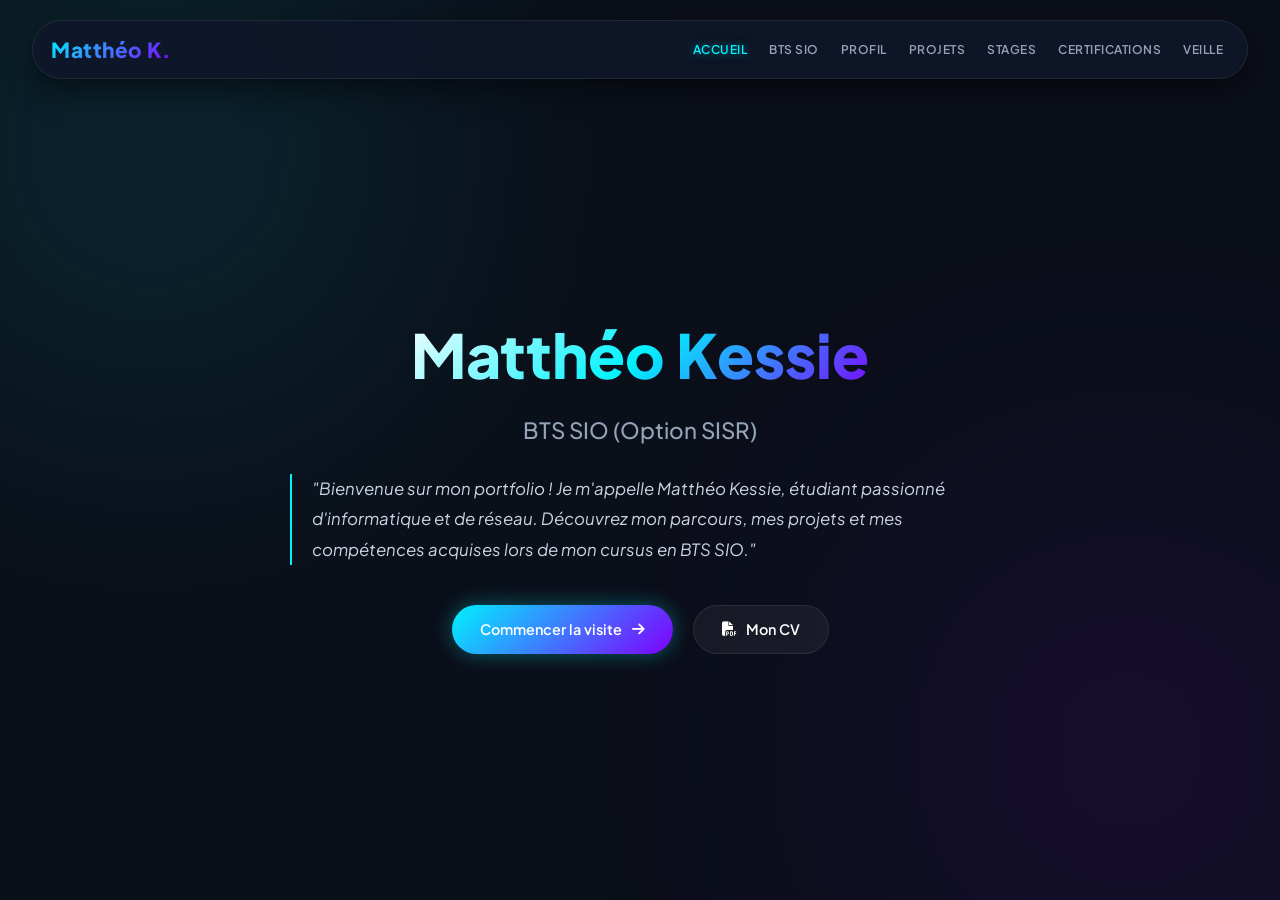
<file: index.html>
<!DOCTYPE html>
<html lang="fr">
<head>
    <meta charset="UTF-8">
    <meta name="viewport" content="width=device-width, initial-scale=1.0">
    <title>Matthéo KESSIE - Accueil</title>

    <!-- Font Awesome -->
    <link rel="stylesheet" href="https://cdnjs.cloudflare.com/ajax/libs/font-awesome/6.4.0/css/all.min.css">

    <!-- Google Fonts -->
    <link href="https://fonts.googleapis.com/css2?family=Plus+Jakarta+Sans:wght@300;400;500;600;700;800&display=swap" rel="stylesheet">

    <!-- CSS -->
    <link rel="stylesheet" href="style.css">
</head>
<body>

    <header>
        <nav>
            <div class="logo">Matthéo K.</div>
            <ul class="nav-links">
                <li><a href="index.html" class="active">Accueil</a></li>
                <li><a href="bts-sio.html">BTS SIO</a></li>
                <li><a href="profil.html">Profil</a></li>
                <li><a href="projets.html">Projets</a></li>
                <li><a href="stages.html">Stages</a></li>
                <li><a href="certifications.html">Certifications</a></li>
                <li><a href="veille.html">Veille</a></li>
            </ul>
        </nav>
    </header>

    <section id="accueil">
        <h1 class="hero-title">Matthéo Kessie</h1>
        <h2 class="hero-subtitle">BTS SIO (Option SISR)</h2>
        <p class="hero-quote">
            "Bienvenue sur mon portfolio ! Je m'appelle Matthéo Kessie, étudiant passionné d'informatique et de réseau. Découvrez mon parcours, mes projets et mes compétences acquises lors de mon cursus en BTS SIO."
        </p>
        <div class="hero-buttons">
            <a href="bts-sio.html" class="btn btn-primary">Commencer la visite <i class="fas fa-arrow-right"></i></a>
            <a href="#cv-modal" class="btn btn-outline"><i class="fas fa-file-pdf"></i> Mon CV</a>
        </div>
    </section>

   <!-- FENÊTRE CV (CSS uniquement) -->
<div id="cv-modal" class="cv-modal">
    <!-- Clic sur le fond sombre = fermer -->
    <a href="#accueil" class="cv-modal-backdrop" aria-label="Fermer"></a>

    <div class="cv-modal-box">
        <a href="#accueil" class="cv-modal-close" aria-label="Fermer">&times;</a>
        <h2><i class="fas fa-file-pdf"></i> Curriculum Vitae - Matthéo KESSIE</h2>

        <object data="CV-mattheo-paris.pdf" type="application/pdf" class="cv-modal-pdf">
            <div class="cv-modal-fallback">
                <p>Ton navigateur ne peut pas afficher le PDF ici.</p>
            </div>
        </object>

        <div class="cv-modal-actions">
            <a href="CV-mattheo-paris.pdf" target="_blank" rel="noopener" class="btn btn-primary">
                <i class="fas fa-up-right-from-square"></i> Ouvrir dans un nouvel onglet
            </a>
            <a href="CV-mattheo-paris.pdf" download class="btn btn-outline">
                <i class="fas fa-download"></i> Télécharger
            </a>
        </div>
    </div>
</div>

</body>
</html>
</file>
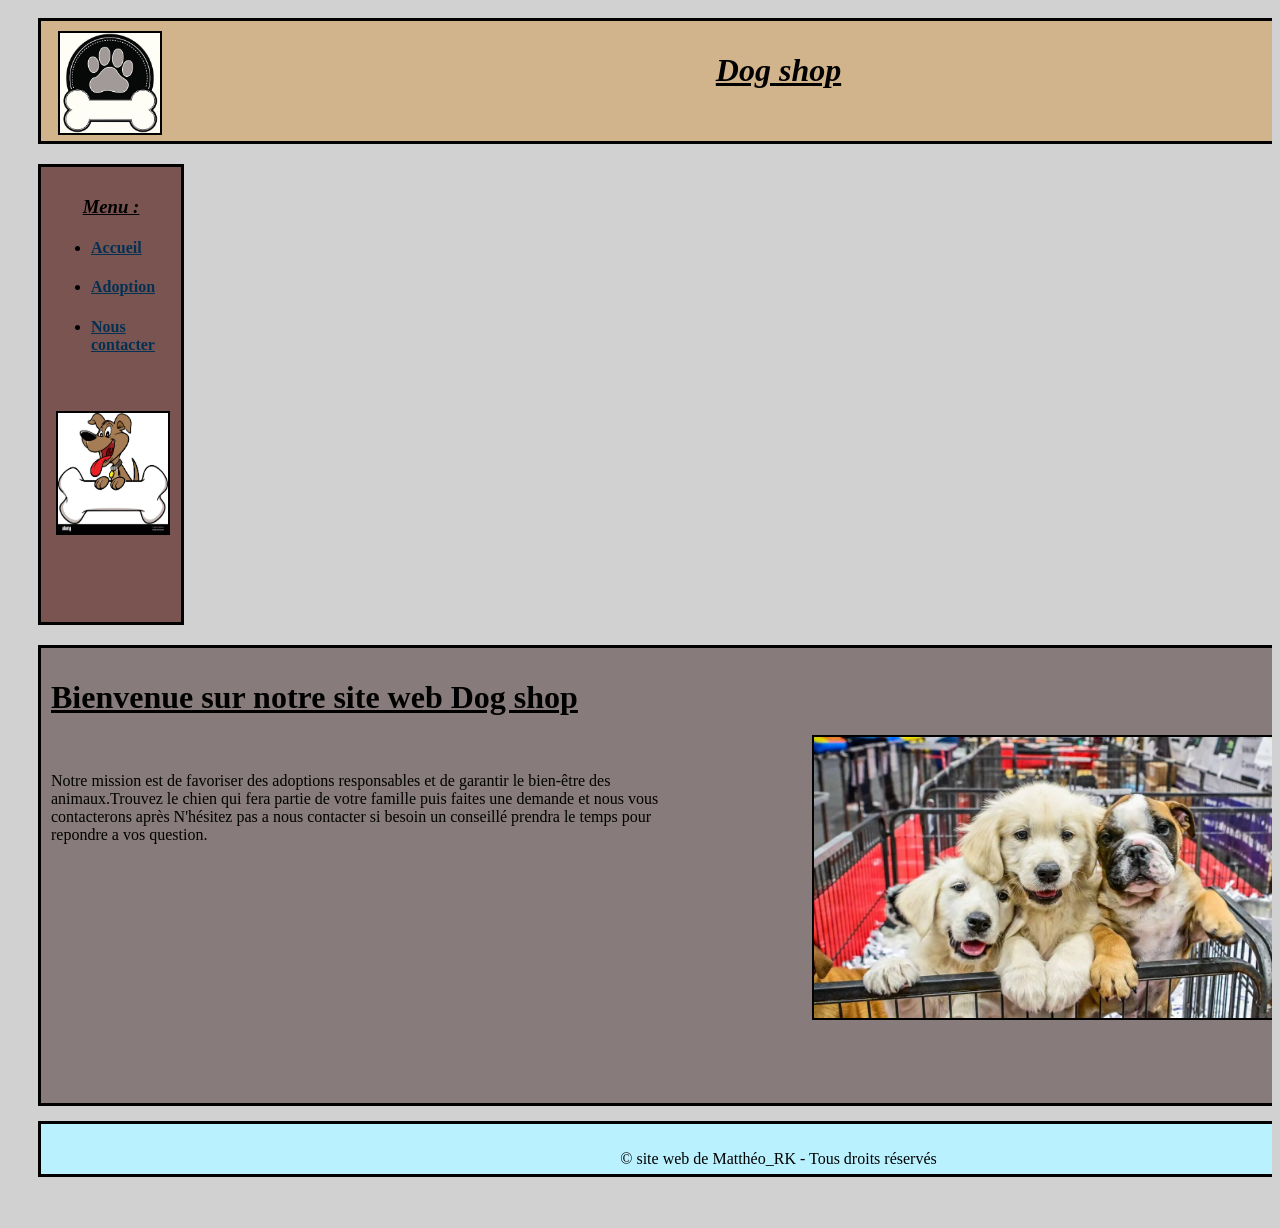
<file: pdf/Projet_mattheo-kessie/index.html>
<! DOCTYPE html>
<html>

	<title>Dog shop - Accueil </title>


	<head> <!-- lien html -->
      <link rel="StyleSheet"
       titre = "Default"     
       href="style.css"  
       type= "text/css">
        
	</head>


<body bgcolor=#D1D1D1> <!-- couleur fond -->

<div class="conteneur">

  <div class="header">
  <h1><i><b><u> Dog shop </h1></b></i></u>
   <img src="images/logo_top.jpg" alt="chien " height=100 width= "100" border = "2" class="logo">
   
   <img src="images/balle_top.jpg" alt="chien " height=120 width= "130" border = "2" class="balle">
   
  </div> 
 
  
		   <div class="menu">
			<h3><i><b><u>Menu :</b></i></u> </h3> 
			
			
					<ul>
		  <li> 	<h4><b> <a href="index.html">Accueil </a>		</b></h4>	</li> 
		  <li>	<h4><b> <a href="page1.html">Adoption</a>		</b></h4> 	</li> 
		  <li> 	<h4><b> <a href="contact.html">Nous contacter</a>	</b></h4>	</li> 
		  
					</ul>
			

		   <br> <br>
		   
		   
		   <img src="images/chien_header.jpg" alt="chien " height=120 width= "110" border = "2" class="chien_os">
		  
		  </div> 
  
  
  
  <div class="centre">
   
   <h1><u>Bienvenue sur notre site web Dog shop</u></h1>
   <br>
		<p> 
 Notre mission est de favoriser des adoptions responsables et de garantir le bien-être des <br>
 animaux.Trouvez le chien qui fera partie de votre famille puis faites une demande et nous vous <br>
 contacterons après N'hésitez pas a nous contacter si besoin un conseillé prendra le temps pour <br>
 repondre a vos question. 
 
		</p>
 
 
		<div style="text-align: right;">  <!-- juste pour la photo pour la mettre a droite -->
 
		<img src="images/chien_1.webp" alt="chien="120 width= "500" border = "2" class="chien_pA">
		
		</div> 
		
  </div> 
    
	
	
  <div class="fotter">
  
  <p> © site web de Matthéo_RK - Tous droits réservés</p>
       <img src="images/gamel_fotter.jpg" alt="chien " height=48 width= "60" border = "2" class="gamel">
  </div> 
  
 
</div>
</body>

</html>
</file>
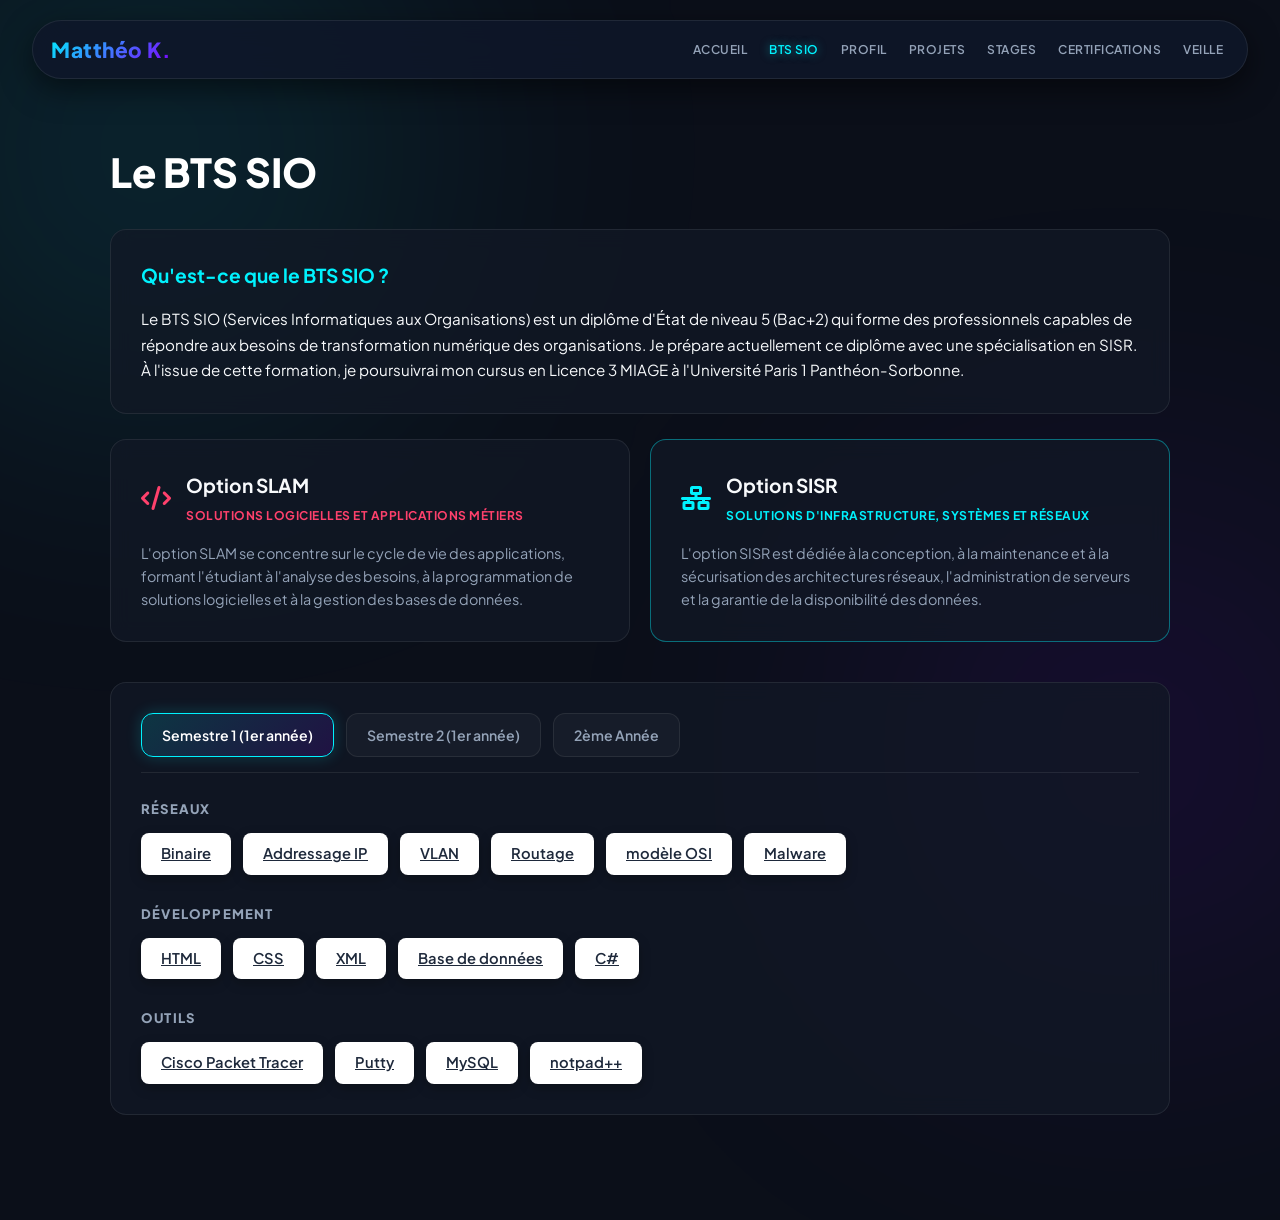
<file: bts-sio.html>
<!DOCTYPE html>
<html lang="fr">
<head>
    <meta charset="UTF-8">
    <meta name="viewport" content="width=device-width, initial-scale=1.0">
    <title>BTS SIO & Parcours - Matthéo KESSIE</title>
    <link rel="stylesheet" href="https://cdnjs.cloudflare.com/ajax/libs/font-awesome/6.4.0/css/all.min.css">
    <link href="https://fonts.googleapis.com/css2?family=Plus+Jakarta+Sans:wght@300;400;500;600;700;800&display=swap" rel="stylesheet">
    <link rel="stylesheet" href="style.css">
</head>
<body>

    <header>
        <nav>
            <a href="index.html" class="logo">Matthéo K.</a>
            <ul class="nav-links">
                <li><a href="index.html">Accueil</a></li>
                <li><a href="bts-sio.html" class="active">BTS SIO</a></li>
                <li><a href="profil.html">Profil</a></li>
                <li><a href="projets.html">Projets</a></li>
                <li><a href="stages.html">Stages</a></li>
                <li><a href="certifications.html">Certifications</a></li>
                <li><a href="veille.html">Veille</a></li>
            </ul>
        </nav>
    </header>

    <section id="bts-sio">
        <h2 class="section-title">Le BTS SIO</h2>

        <div class="card" style="margin-bottom: 25px;">
            <h3 class="card-title" style="color: var(--primary-accent); font-size: 1.2rem; margin-bottom: 15px;">
                Qu'est-ce que le BTS SIO ?
            </h3>
            <p style="font-size: 0.95rem; line-height: 1.7;">
                Le BTS SIO (Services Informatiques aux Organisations) est un diplôme d'État de niveau 5 (Bac+2) qui forme des professionnels capables de répondre aux besoins de transformation numérique des organisations. Je prépare actuellement ce diplôme avec une spécialisation en SISR. À l'issue de cette formation, je poursuivrai mon cursus en Licence 3 MIAGE à l'Université Paris 1 Panthéon-Sorbonne.
            </p>
        </div>

        <div class="grid-2" style="margin-bottom: 40px;">
            <div class="card" style="margin-bottom: 0;">
                <div class="card-header">
                    <i class="fas fa-code card-icon" style="color: #ff416c;"></i>
                    <div>
                        <h3 class="card-title" style="font-size: 1.2rem;">Option SLAM</h3>
                        <span style="font-size: 0.75rem; color: #ff416c; font-weight: 700; letter-spacing: 0.5px;">SOLUTIONS LOGICIELLES ET APPLICATIONS MÉTIERS</span>
                    </div>
                </div>
                <p style="font-size: 0.9rem; color: var(--text-muted); margin-top: 10px;">
                    L'option SLAM se concentre sur le cycle de vie des applications, formant l'étudiant à l'analyse des besoins, à la programmation de solutions logicielles et à la gestion des bases de données.
                </p>
            </div>

            <div class="card" style="margin-bottom: 0; border-color: rgba(0, 242, 254, 0.4);">
                <div class="card-header">
                    <i class="fas fa-network-wired card-icon"></i>
                    <div>
                        <h3 class="card-title" style="font-size: 1.2rem;">Option SISR</h3>
                        <span style="font-size: 0.75rem; color: var(--primary-accent); font-weight: 700; letter-spacing: 0.5px;">SOLUTIONS D'INFRASTRUCTURE, SYSTÈMES ET RÉSEAUX</span>
                    </div>
                </div>
                <p style="font-size: 0.9rem; color: var(--text-muted); margin-top: 10px;">
                    L'option SISR est dédiée à la conception, à la maintenance et à la sécurisation des architectures réseaux, l'administration de serveurs et la garantie de la disponibilité des données.
                </p>
            </div>
        </div>

        <div class="card tabs">
    <input type="radio" name="tabs" id="radio-s1" class="tab-radio" checked>
    <input type="radio" name="tabs" id="radio-s2" class="tab-radio">
    <input type="radio" name="tabs" id="radio-a2" class="tab-radio">

    <div class="tab-menu">
        <label for="radio-s1" class="tab-btn">Semestre 1  (1er année)</label>
        <label for="radio-s2" class="tab-btn">Semestre 2  (1er année)</label>
        <label for="radio-a2" class="tab-btn">2ème Année</label>
    </div>

    <!-- ========== SEMESTRE 1 ========== -->
    <div id="tab-s1" class="tab-content">
        <div class="skills-group">
            <div class="skills-group-title">Réseaux </div>
            <div class="skills-badge-list">
				<a class="skill-badge" href="pdf/Binaire.pdf" target="_blank" rel="noopener">Binaire</a>
				<a class="skill-badge" href="pdf/AdresseIPv4.pdf" target="_blank" rel="noopener">Addressage IP</a>
                <a class="skill-badge" href="pdf/VLAN.pdf" target="_blank" rel="noopener">VLAN</a>      
                <a class="skill-badge" href="pdf/Routage.pdf" target="_blank" rel="noopener">Routage</a>
                <a class="skill-badge" href="pdf/modeleOSI.pdf" target="_blank" rel="noopener">modèle OSI</a>
                <a class="skill-badge" href="pdf/Malwares.pdf" target="_blank" rel="noopener">Malware</a>
            </div>
        </div>

        <div class="skills-group">
            <div class="skills-group-title">Développement </div>
            <div class="skills-badge-list">               
                <a class="skill-badge" href="pdf/HTML.pdf" target="_blank" rel="noopener">HTML</a>
				<a class="skill-badge" href="pdf/CSS.pdf" target="_blank" rel="noopener">CSS</a>
                <a class="skill-badge" href="pdf/XML.pdf" target="_blank" rel="noopener">XML</a>
                <a class="skill-badge" href="pdf/BDD.pdf" target="_blank" rel="noopener">Base de données</a>
				<a class="skill-badge" href="pdf/Csharp.pdf" target="_blank" rel="noopener">C#</a>
            </div>
        </div>

        <div class="skills-group">
            <div class="skills-group-title">Outils</div>
            <div class="skills-badge-list">              
                <a class="skill-badge" href="pdf/Cisco_Packet_Tracer.pdf" target="_blank" rel="noopener">Cisco Packet Tracer</a>   
				<a class="skill-badge" href="pdf/PuTTY.pdf" target="_blank" rel="noopener">Putty</a>				
                <a class="skill-badge" href="pdf/MySQL.pdf" target="_blank" rel="noopener">MySQL</a>
                <a class="skill-badge" href="pdf/Notepad++.pdf" target="_blank" rel="noopener"> notpad++</a>
				
            </div>
        </div>
    </div>

    <!-- ========== SEMESTRE 2 ========== -->
    <div id="tab-s2" class="tab-content">
        <div class="skills-group">
            <div class="skills-group-title">Réseaux & Infrastructure (S2)</div>
            <div class="skills-badge-list">
				<a class="skill-badge" href="pdf/TCP_IP.pdf" target="_blank" rel="noopener">TCP/IP</a>           
                <a class="skill-badge" href="pdf/Routage.pdf" target="_blank" rel="noopener">Routage</a>
                <a class="skill-badge" href="pdf/Chiffrement.pdf" target="_blank" rel="noopener">Chiffrement</a>
                <a class="skill-badge" href="pdf/Hachage.pdf" target="_blank" rel="noopener">Hachage</a>
                <a class="skill-badge" href="pdf/NAT.pdf" target="_blank" rel="noopener">NAT</a>
                <a class="skill-badge" href="pdf/Malwares.pdf" target="_blank" rel="noopener">Malware</a>
                
                
                
               
            </div>
        </div>
		
		
        <div class="skills-group">
            <div class="skills-group-title">Systèmes & Services (S2)</div>
            <div class="skills-badge-list">
				<a class="skill-badge" href="pdf/Windows_Server.pdf" target="_blank" rel="noopener">Windows Server</a>
                <a class="skill-badge" href="pdf/Linux_Ubuntu.pdf" target="_blank" rel="noopener">Linux Ubuntu</a>
                <a class="skill-badge" href="pdf/Apache.pdf" target="_blank" rel="noopener">Apache</a>
                <a class="skill-badge" href="pdf/Samba.pdf" target="_blank" rel="noopener">Samba</a>
                <a class="skill-badge" href="pdf/Active_Directory.pdf" target="_blank" rel="noopener">Active Directory</a>
                <a class="skill-badge" href="pdf/Virtualisation.pdf" target="_blank" rel="noopener">Virtualisation</a>
                <a class="skill-badge" href="pdf/DHCP.pdf" target="_blank" rel="noopener">DHCP</a>
                <a class="skill-badge" href="pdf/DNS.pdf" target="_blank" rel="noopener">DNS </a>
                <a class="skill-badge" href="pdf/SSH.pdf" target="_blank" rel="noopener">SSH</a>
            </div>
        </div>

        <div class="skills-group">
            <div class="skills-group-title">Outils</div>
            <div class="skills-badge-list">
                <a class="skill-badge" href="pdf/PuTTY.pdf" target="_blank" rel="noopener">Putty</a>
                <a class="skill-badge" href="pdf/Cisco_Packet_Tracer.pdf" target="_blank" rel="noopener">Cisco Packet Tracer</a>
                
               
                
            </div>
        </div>
    </div>
	
	
	
	<!-- ========== SEMESTRE 3 ========== -->
	
   <div id="tab-a2" class="tab-content">
        <div class="skills-group">
            <div class="skills-group-title">Réseaux & Infrastructure (S2)</div>
            <div class="skills-badge-list">
                
                <a class="skill-badge" href="pdf/Routage.pdf" target="_blank" rel="noopener">Routage</a>
                <a class="skill-badge" href="pdf/VPN.pdf" target="_blank" rel="noopener">VPN </a>
                <a class="skill-badge" href="pdf/Firewall.pdf" target="_blank" rel="noopener">Firewall</a>             
				<a class="skill-badge" href="pdf/Redondance.pdf" target="_blank" rel="noopener">Redondance </a>
            </div>
        </div>
		
		
        <div class="skills-group">
            <div class="skills-group-title">Systèmes & Services (S2)</div>
            <div class="skills-badge-list">
                <a class="skill-badge" href="pdf/Linux_Ubuntu.pdf" target="_blank" rel="noopener">Linux Ubuntu</a>
				<a class="skill-badge" href="pdf/Windows_Server.pdf" target="_blank" rel="noopener">Windows Server</a>
                <a class="skill-badge" href="pdf/Active_Directory.pdf" target="_blank" rel="noopener">Active Directory</a>
                <a class="skill-badge" href="pdf/Virtualisation.pdf" target="_blank" rel="noopener">Virtualisation</a>
                <a class="skill-badge" href="pdf/SSH.pdf" target="_blank" rel="noopener">SSH</a>
            </div>
        </div>

        <div class="skills-group">
            <div class="skills-group-title">Outils</div>
            <div class="skills-badge-list">
                <a class="skill-badge" href="pdf/Wireshark.pdf" target="_blank" rel="noopener">Wireshark</a>
                <a class="skill-badge" href="pdf/Cisco_Packet_Tracer.pdf" target="_blank" rel="noopener">Cisco Packet Tracer</a>
                <a class="skill-badge" href="pdf/PuTTY.pdf" target="_blank" rel="noopener">Putty</a>
                <a class="skill-badge" href="pdf/Pfsense.pdf" target="_blank" rel="noopener">PFSense </a>
                
            </div>
        </div>
    </div>
</file>
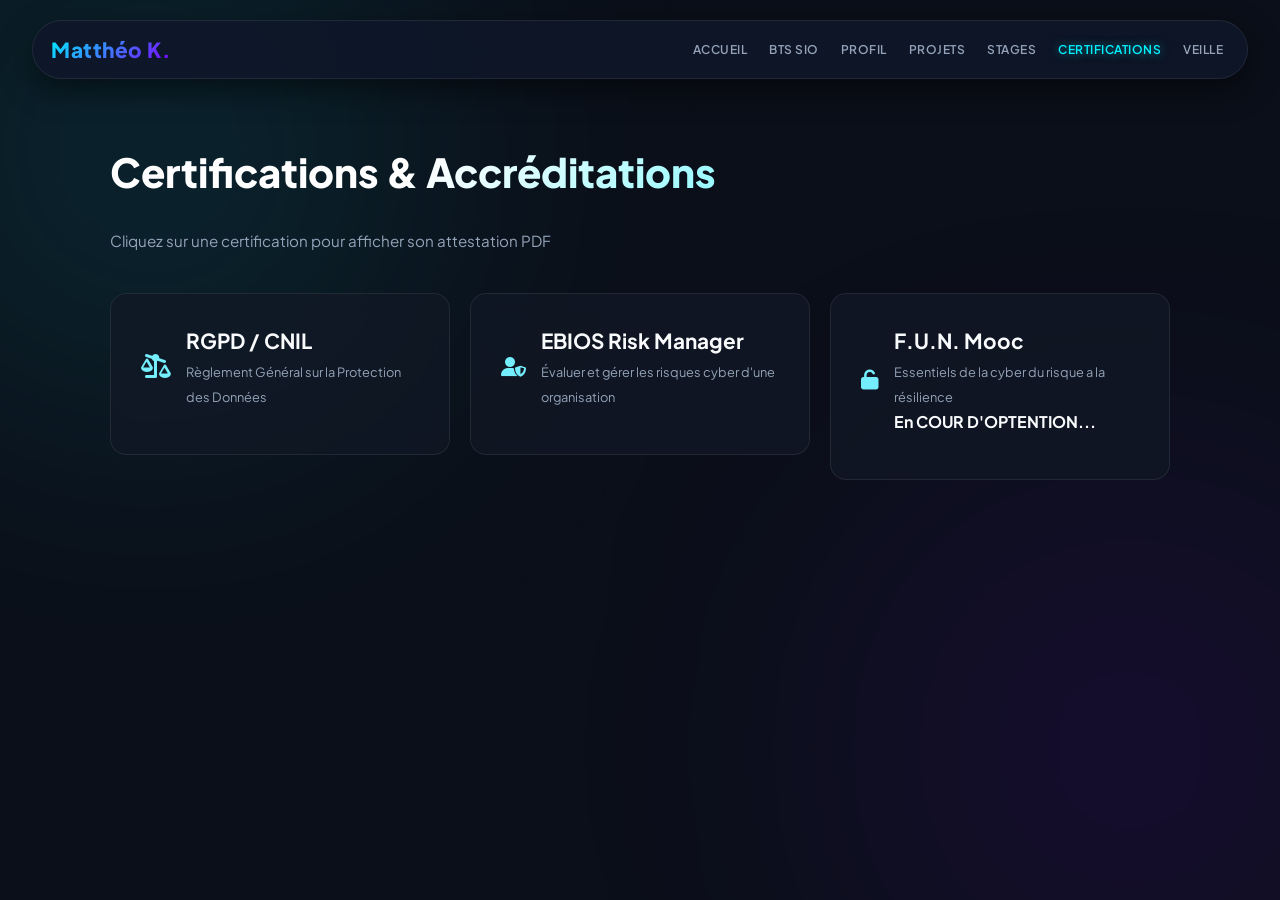
<file: certifications.html>
<!DOCTYPE html>
<html lang="fr">
<head>
    <meta charset="UTF-8">
    <meta name="viewport" content="width=device-width, initial-scale=1.0">
    <title>Certifications - Matthéo KESSIE</title>
    <link rel="stylesheet" href="https://cdnjs.cloudflare.com/ajax/libs/font-awesome/6.4.0/css/all.min.css">
    <link href="https://fonts.googleapis.com/css2?family=Plus+Jakarta+Sans:wght@300;400;500;600;700;800&display=swap" rel="stylesheet">
    <link rel="stylesheet" href="style.css">
</head>
<body>

    <header>
        <nav>
            <a href="index.html" class="logo">Matthéo K.</a>
            <ul class="nav-links">
                <li><a href="index.html">Accueil</a></li>
                <li><a href="bts-sio.html">BTS SIO</a></li>
                <li><a href="profil.html">Profil</a></li>
                <li><a href="projets.html">Projets</a></li>
                <li><a href="stages.html">Stages</a></li>
                <li><a href="certifications.html" class="active">Certifications</a></li>
                <li><a href="veille.html">Veille</a></li>
            </ul>
        </nav>
    </header>

    <section id="certifications">
        <h2 class="section-title">Certifications & Accréditations</h2>
        <p class="section-subtitle">Cliquez sur une certification pour afficher son attestation PDF</p>

        <div class="grid-2">
            <a href="pdf/Attestation RGPD-matthéo.pdf" target="_blank" rel="noopener" style="text-decoration:none; color:inherit;">
                <div class="card">
                    <div class="card-header">
                        <i class="fa-solid fa-scale-unbalanced-flip fa-xl fa-width-auto" style="color: rgb(116, 237, 252);"></i>
                        <div>
                            <h3 class="card-title">RGPD / CNIL </h3>
                            <span style="font-size: 0.8rem; color: var(--text-muted);">Règlement Général sur la Protection des Données</span>
                        </div>
                    </div>
                </div>
            </a>

            <a href="pdf/Certif-Ebios.pdf" target="_blank" rel="noopener" style="text-decoration:none; color:inherit;">
                <div class="card">
                    <div class="card-header">
                        <i class="fa-solid fa-user-shield fa-lg fa-width-auto" style="color: rgb(116, 237, 252);"></i>
                        <div>
                            <h3 class="card-title">EBIOS Risk Manager</h3>
                            <span style="font-size: 0.8rem; color: var(--text-muted);">Évaluer et gérer les risques cyber d'une organisation</span>
                        </div>
                    </div>
                </div>
            </a>

            <a href="pdf/certif_docker_git.pdf" target="_blank" rel="noopener" style="text-decoration:none; color:inherit;">
                <div class="card">
                    <div class="card-header">
                        <i class="fa-solid fa-unlock fa-lg fa-width-auto" style="color: rgb(116, 237, 252);"></i>
                        <div>
                            <h3 class="card-title">F.U.N. Mooc</h3>
                            <span style="font-size: 0.8rem; color: var(--text-muted);">Essentiels de la cyber du risque a la résilience</span>
							<h4>  En COUR D'OPTENTION...</h4>
                        </div>

                    </div>
                </div>
            </a>

<!-- Pour les autres badge 
            <a href="pdf/certif_java_ruby.pdf" target="_blank" rel="noopener" style="text-decoration:none; color:inherit;">
                <div class="card">
                    <div class="card-header">
                        <i class="fa-solid fa-network-wired fa-lg fa-width-auto" style="color: rgb(116, 237, 252);"></i>
                        <div>
                            <h3 class="card-title">Cisco</h3>
                            <span style="font-size: 0.8rem; color: var(--text-muted);"> Réseaux, Cybersécurité et Automatisation </span>
                        </div>
                    </div>
                </div>
            </a>
			
		-->
        </div>
    </section>

</body>
</html>
</file>
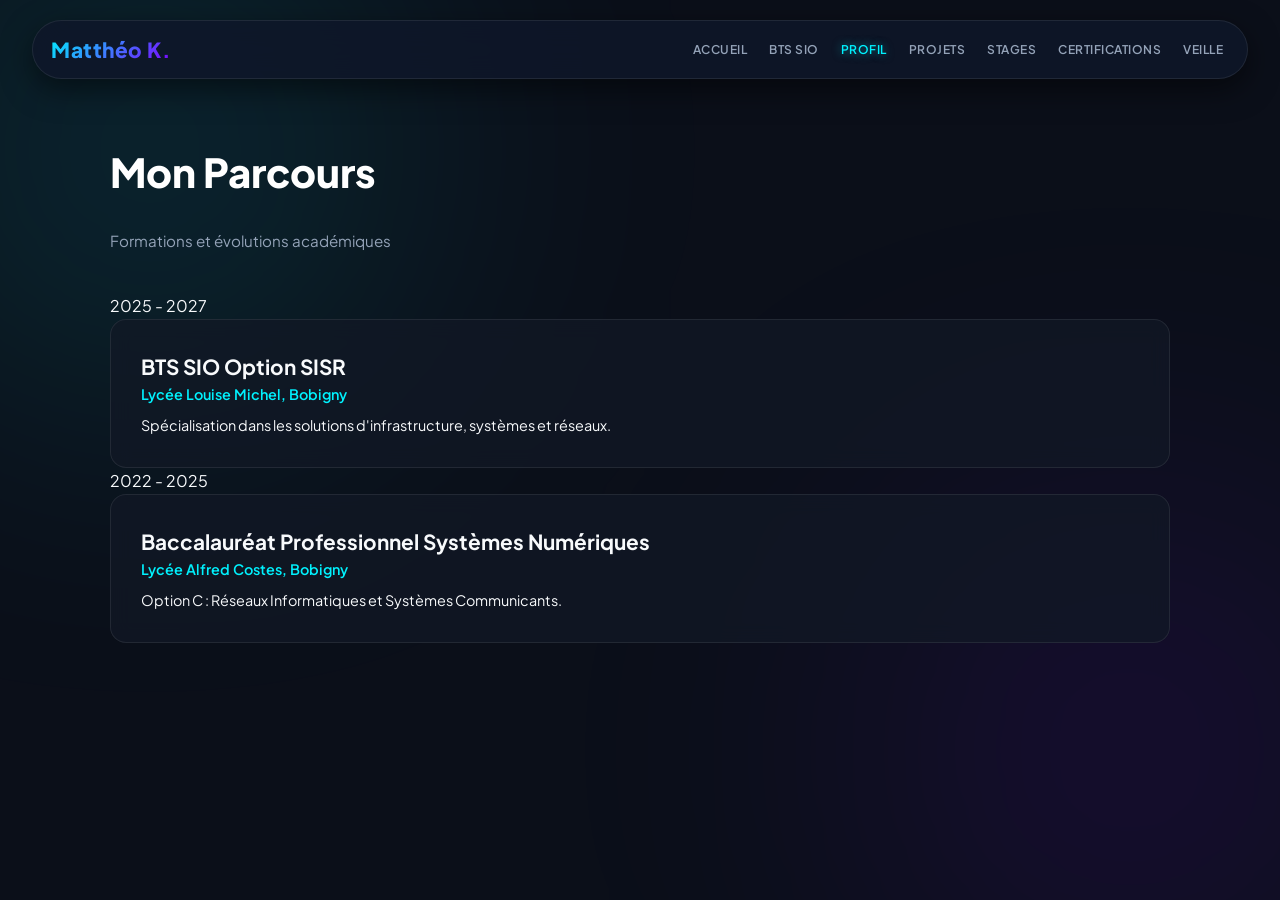
<file: profil.html>
<!DOCTYPE html>
<html lang="fr">
<head>
    <meta charset="UTF-8">
    <meta name="viewport" content="width=device-width, initial-scale=1.0">
    <title>Profil - Matthéo KESSIE</title>
    <link rel="stylesheet" href="https://cdnjs.cloudflare.com/ajax/libs/font-awesome/6.4.0/css/all.min.css">
    <link href="https://fonts.googleapis.com/css2?family=Plus+Jakarta+Sans:wght@300;400;500;600;700;800&display=swap" rel="stylesheet">
    <link rel="stylesheet" href="style.css">
</head>
<body>

    <header>
        <nav>
            <div class="logo">Matthéo K.</div>
            <ul class="nav-links">
                <li><a href="index.html">Accueil</a></li>
                <li><a href="bts-sio.html">BTS SIO</a></li>
                <li><a href="profil.html" class="active">Profil</a></li>
                <li><a href="projets.html">Projets</a></li>
                <li><a href="stages.html">Stages</a></li>
                <li><a href="certifications.html">Certifications</a></li>
                <li><a href="veille.html">Veille</a></li>
            </ul>
        </nav>
    </header>

    <section id="profil">
        <h2 class="section-title">Mon Parcours</h2>
        <p class="section-subtitle">Formations et évolutions académiques</p>

      <!-- Pour l'année D'après 
	  
	  <div class="timeline-item">
                <div class="timeline-dot"></div>
                <span class="timeline-date">2027 - 2028</span>
                <div class="card" style="margin-bottom:0;">
                    <h3 class="card-title">Licence ... </h3>
                    <p style="color: var(--primary-accent); font-weight: 600; font-size: 0.9rem;">Lycée Louise Michel, Bobigny</p>
                    <p style="font-size: 0.9rem; margin-top: 8px;">....</p>
                </div>
            </div>
			-->

            <div class="timeline-item">
                <div class="timeline-dot"></div>
                <span class="timeline-date">2025 - 2027</span>
                <div class="card" style="margin-bottom:0;">
                    <h3 class="card-title">BTS SIO Option SISR</h3>
                    <p style="color: var(--primary-accent); font-weight: 600; font-size: 0.9rem;">Lycée Louise Michel, Bobigny</p>
                    <p style="font-size: 0.9rem; margin-top: 8px;">Spécialisation dans les solutions d'infrastructure, systèmes et réseaux.</p>
                </div>
            </div>

            <div class="timeline-item">
                <div class="timeline-dot"></div>
                <span class="timeline-date">2022 - 2025</span>
                <div class="card" style="margin-bottom:0;">
                    <h3 class="card-title">Baccalauréat Professionnel Systèmes Numériques</h3>
                    <p style="color: var(--primary-accent); font-weight: 600; font-size: 0.9rem;">Lycée Alfred Costes, Bobigny</p>
                    <p style="font-size: 0.9rem; margin-top: 8px;">Option C : Réseaux Informatiques et Systèmes Communicants.</p>
                </div>
            </div>
        </div>
    </section>

</body>
</html>
</file>
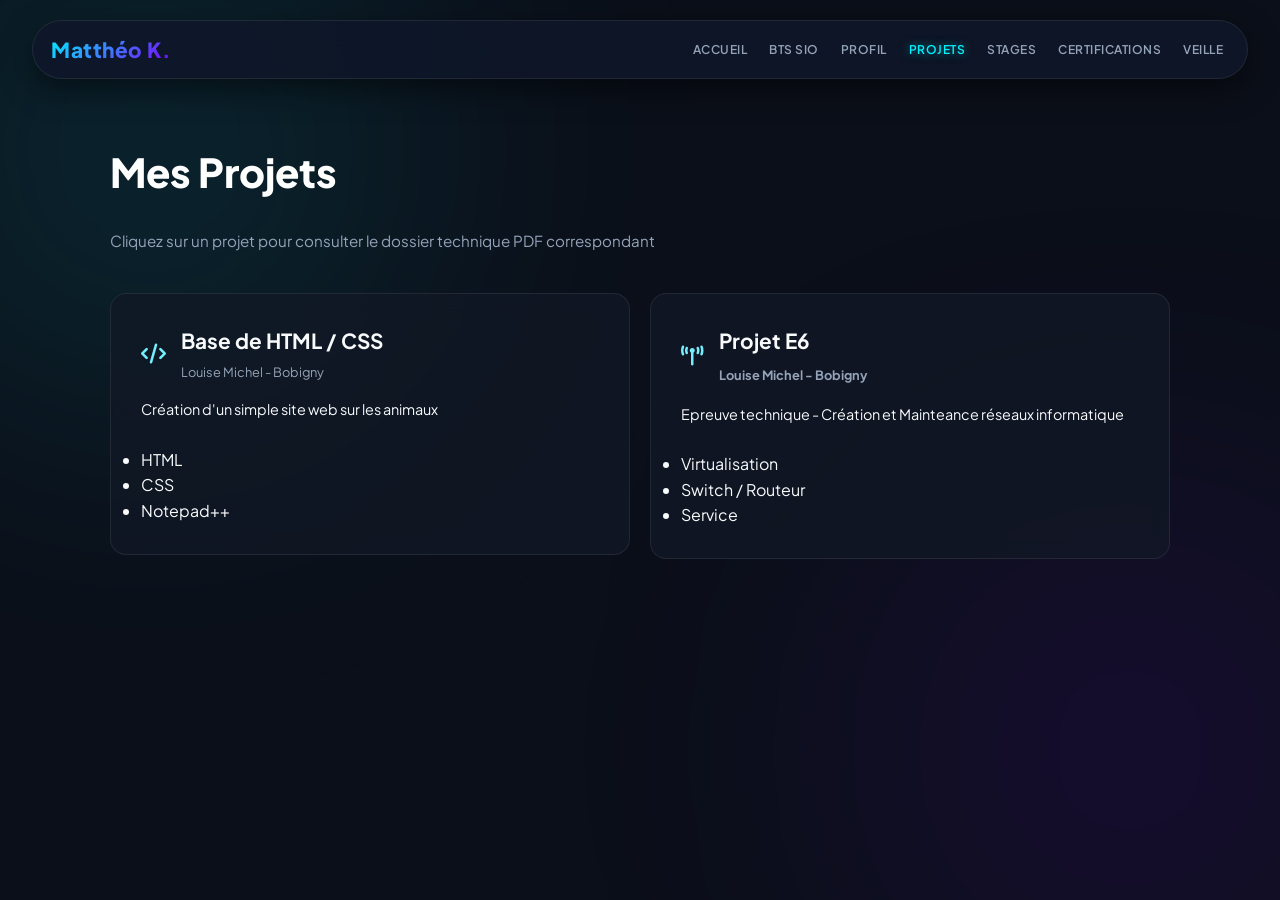
<file: projets.html>
<!DOCTYPE html>
<html lang="fr">
<head>
    <meta charset="UTF-8">
    <meta name="viewport" content="width=device-width, initial-scale=1.0">
    <title>Projets - Matthéo KESSIE</title>
    <link rel="stylesheet" href="https://cdnjs.cloudflare.com/ajax/libs/font-awesome/6.4.0/css/all.min.css">
    <link href="https://fonts.googleapis.com/css2?family=Plus+Jakarta+Sans:wght@300;400;500;600;700;800&display=swap" rel="stylesheet">
    <link rel="stylesheet" href="style.css">
</head>
<body>

    <header>
        <nav>
            <a href="index.html" class="logo">Matthéo K.</a>
            <ul class="nav-links">
                <li><a href="index.html">Accueil</a></li>
                <li><a href="bts-sio.html">BTS SIO</a></li>
                <li><a href="profil.html">Profil</a></li>
                <li><a href="projets.html" class="active">Projets</a></li>
                <li><a href="stages.html">Stages</a></li>
                <li><a href="certifications.html">Certifications</a></li>
                <li><a href="veille.html">Veille</a></li>
            </ul>
        </nav>
    </header>

    <section id="projets">
        <h2 class="section-title">Mes Projets</h2>
        <p class="section-subtitle">Cliquez sur un projet pour consulter le dossier technique PDF correspondant</p>

        <div class="grid-2">
            <a href="pdf/Projet_mattheo-kessie/index.html" target="_blank" rel="noopener" style="text-decoration:none; color:inherit;">
                <div class="card">
                    <div class="card-header">
                        <i class="fa-solid fa-code fa-lg fa-width-auto" style="color: rgb(116, 237, 252);"></i>
                        <div>
                            <h3 class="card-title"> Base de HTML / CSS</h3>
                            <span style="font-size:0.8rem; color:var(--text-muted);"> Louise Michel - Bobigny </span>
                        </div>
                    </div>
                    <p style="font-size: 0.9rem;">Création d'un simple site web sur les animaux </p>
                    </br >
					<ul>
                        <li> HTML </li>
                        <li> CSS </li>
                        <li> Notepad++ </li>
                       
                    </ul>
                </div>
            </a>






            <a href="pdf/SIJE_React_Node.pdf" target="_blank" rel="noopener" style="text-decoration:none; color:inherit;">
                <div class="card">
                    <div class="card-header">
                        <i class="fa-solid fa-tower-broadcast fa-lg fa-width-auto" style="color: rgb(116, 237, 252);"></i>
                        <div>
                            <h3 class="card-title">Projet E6 <h3>
                            <span style="font-size:0.8rem; color:var(--text-muted);">Louise Michel - Bobigny</span>
							</div>
                    </div>
                    <p style="font-size: 0.9rem;"> Epreuve technique - Création et Mainteance réseaux informatique  </p>
                    </br >
					<ul>
                        <li> Virtualisation </li>
                        <li> Switch / Routeur </li>
                        <li> Service </li>
                       
                    </ul>
                </div>
            </a>
</file>
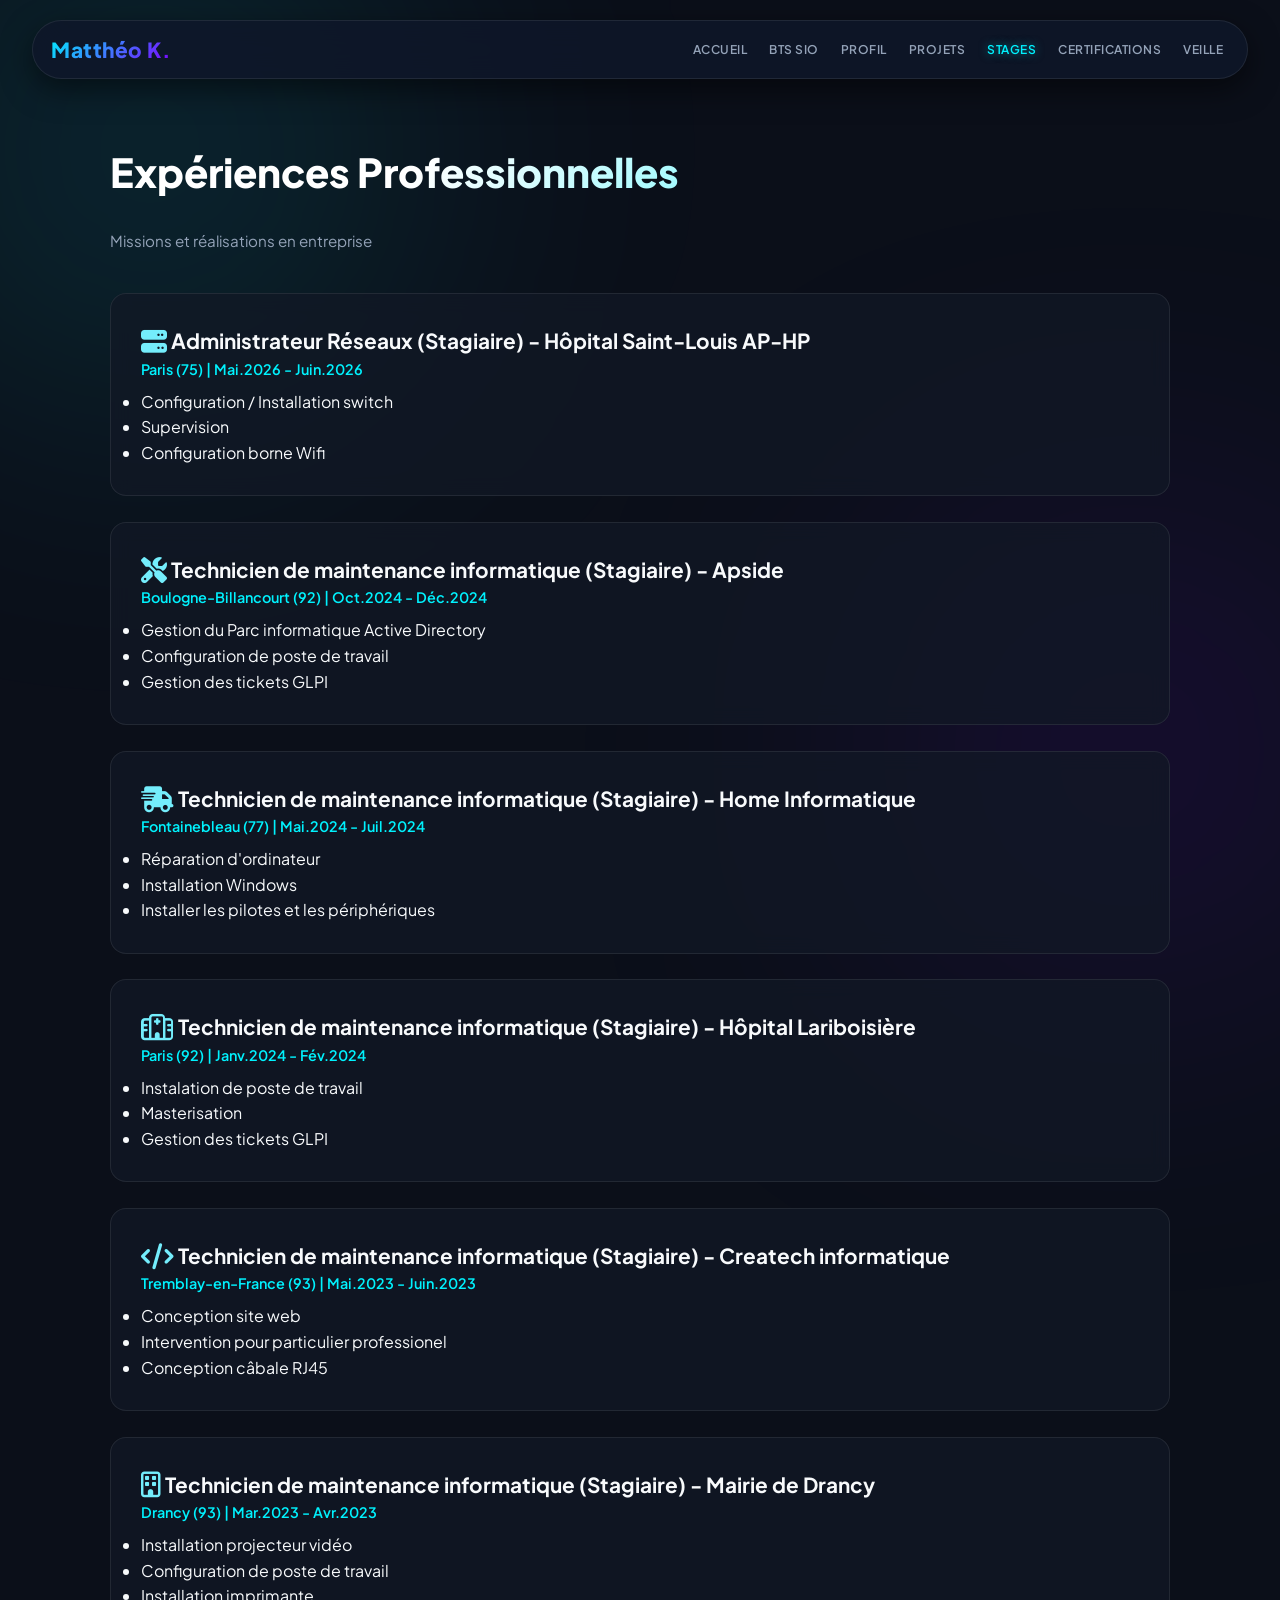
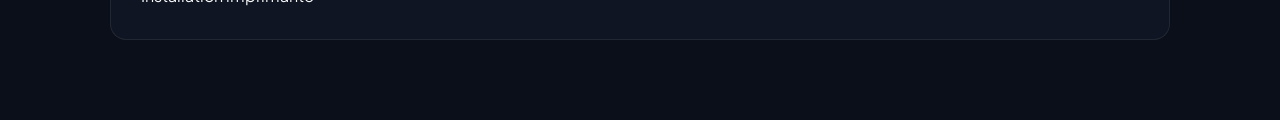
<file: stages.html>
<!DOCTYPE html>
<html lang="fr">
<head>
    <meta charset="UTF-8">
    <meta name="viewport" content="width=device-width, initial-scale=1.0">
    <title>Stages & Expériences - Matthéo KESSIE</title>
    <link rel="stylesheet" href="https://cdnjs.cloudflare.com/ajax/libs/font-awesome/6.4.0/css/all.min.css">
    <link href="https://fonts.googleapis.com/css2?family=Plus+Jakarta+Sans:wght@300;400;500;600;700;800&display=swap" rel="stylesheet">
    <link rel="stylesheet" href="style.css">
</head>
<body>

    <header>
        <nav>
            <div class="logo">Matthéo K.</div>
            <ul class="nav-links">
                <li><a href="index.html">Accueil</a></li>
                <li><a href="bts-sio.html">BTS SIO</a></li>
                <li><a href="profil.html">Profil</a></li>
                <li><a href="projets.html">Projets</a></li>
                <li><a href="stages.html" class="active">Stages</a></li>
                <li><a href="certifications.html">Certifications</a></li>
                <li><a href="veille.html">Veille</a></li>
            </ul>
        </nav>
    </header>

    <section id="stages">
        <h2 class="section-title">Expériences Professionnelles</h2>
        <p class="section-subtitle">Missions et réalisations en entreprise</p>

				<!--	apres le stage 
				
					 <div class="timeline-item">
                <div class="timeline-dot"></div>
                <span class="timeline-date">2026 - 8 semaine de stage </span>
                <div class="card" style="margin-bottom:0;">
                    <h3 class="card-title">hôpital Saint-Louis AP-HP </h3>
                    <p style="color: var(--primary-accent); font-weight: 600; font-size: 0.9rem;">Lycée Louise Michel, Bobigny</p>
                    <p style="font-size: 0.9rem; margin-top: 8px;">Spécialisation dans les solutions d'infrastructure, systèmes et réseaux.</p>
					<ul> 
					<li>frff</li> 
					<li>frff</li> 
					<li>frff</li> 
					<li>frff</li> 
					<li>frff</li> 
					</ul>
					-->
					
					
					
					
					
					
					
					
					
					
					
					
						</div>
							 <div class="timeline-item">
                <div class="timeline-dot"></div>
                <span class="timeline-date"> </span>
                <div class="card" style="margin-bottom:0;">
                    <h3 class="card-title"> <i class="fa-solid fa-server fa-lg fa-width-auto" style="color: rgb(116, 237, 252);"></i> Administrateur Réseaux (Stagiaire) - Hôpital Saint-Louis AP-HP </h3>
                    <p style="color: var(--primary-accent); font-weight: 600; font-size: 0.9rem;">Paris (75) | Mai.2026 - Juin.2026 </p>
                    <p style="font-size: 1.5rem; margin-top: 8px; "> </p>
					<ul> 
					<li>Configuration / Installation switch</li> 
					<li>Supervision </li> 
					<li>Configuration borne Wifi </li> 
					 
					</ul>					
					</div>
					
</br>
			 <div class="timeline-item">
                <div class="timeline-dot"></div>
                <span class="timeline-date"> </span>
                <div class="card" style="margin-bottom:0;">
                    <h3 class="card-title">  <i class="fa-solid fa-screwdriver-wrench fa-lg fa-width-auto" style="color: rgb(116, 237, 252);"></i> Technicien de maintenance informatique (Stagiaire) - Apside </h3>
                    <p style="color: var(--primary-accent); font-weight: 600; font-size: 0.9rem;">Boulogne-Billancourt (92) | Oct.2024 - Déc.2024 </p>
                    <p style="font-size: 1.5rem; margin-top: 8px; "> </p>
					<ul> 
					<li>Gestion du Parc informatique Active Directory</li> 
					<li>Configuration de poste de travail </li> 
					<li>Gestion des tickets GLPI</li> 
					 
					</ul>					
					</div>
					
						
					
</br>
			 <div class="timeline-item">
                <div class="timeline-dot"></div>
                <span class="timeline-date"> </span>
                <div class="card" style="margin-bottom:0;">
                    <h3 class="card-title">  <i class="fa-solid fa-truck-fast fa-lg" style="color: rgb(116, 237, 252);"></i> Technicien de maintenance informatique (Stagiaire) - Home Informatique </h3>
                    <p style="color: var(--primary-accent); font-weight: 600; font-size: 0.9rem;">Fontainebleau (77) | Mai.2024 - Juil.2024 </p>
                    <p style="font-size: 1.5rem; margin-top: 8px; "> </p>
					<ul> 
					<li> Réparation d'ordinateur </li> 
					<li> Installation Windows</li> 
					<li> Installer les pilotes et les périphériques</li> 
					 
					</ul>					
					</div>
					
					
					
</br>
			 <div class="timeline-item">
                <div class="timeline-dot"></div>
                <span class="timeline-date"> </span>
                <div class="card" style="margin-bottom:0;">
                    <h3 class="card-title">  <i class="fa-regular fa-hospital fa-lg" style="color: rgb(116, 237, 252);"></i></i> Technicien de maintenance informatique (Stagiaire) - Hôpital Lariboisière </h3>
                    <p style="color: var(--primary-accent); font-weight: 600; font-size: 0.9rem;">Paris (92) | Janv.2024 - Fév.2024 </p>
                    <p style="font-size: 1.5rem; margin-top: 8px; "> </p>
					<ul> 
					<li> Instalation de poste de travail</li> 
					<li> Masterisation </li> 
					<li>Gestion des tickets GLPI</li> 
					 
					</ul>					
					</div>
					
					
					
</br>
			 <div class="timeline-item">
                <div class="timeline-dot"></div>
                <span class="timeline-date"> </span>
                <div class="card" style="margin-bottom:0;">
                    <h3 class="card-title">  <i class="fa-solid fa-code fa-lg" style="color: rgb(116, 237, 252);"></i> Technicien de maintenance informatique (Stagiaire) - Createch informatique </h3>
                    <p style="color: var(--primary-accent); font-weight: 600; font-size: 0.9rem;">Tremblay-en-France (93) | Mai.2023 - Juin.2023 </p>
                    <p style="font-size: 1.5rem; margin-top: 8px; "> </p>
					<ul> 
					<li>Conception site web</li> 
					<li>Intervention pour particulier professionel </li> 
					<li>Conception câbale RJ45</li> 
					 
					</ul>					
					</div>
					
					
					
</br>
			 <div class="timeline-item">
                <div class="timeline-dot"></div>
                <span class="timeline-date"> </span>
                <div class="card" style="margin-bottom:0;">
                    <h3 class="card-title">  <i class="fa-regular fa-building fa-lg" style="color: rgb(116, 237, 252);"></i> Technicien de maintenance informatique (Stagiaire) - Mairie de Drancy </h3>
                    <p style="color: var(--primary-accent); font-weight: 600; font-size: 0.9rem;">Drancy (93) | Mar.2023 - Avr.2023 </p>
                    <p style="font-size: 1.5rem; margin-top: 8px; "> </p>
					<ul> 
					<li>Installation projecteur vidéo</li> 
					<li>Configuration de poste de travail </li> 
					<li>Installation imprimante</li> 
					 
					</ul>					
					</div>
						
						
				</div>
		
		
		
		
		
		
            <div style="display: flex;
</file>
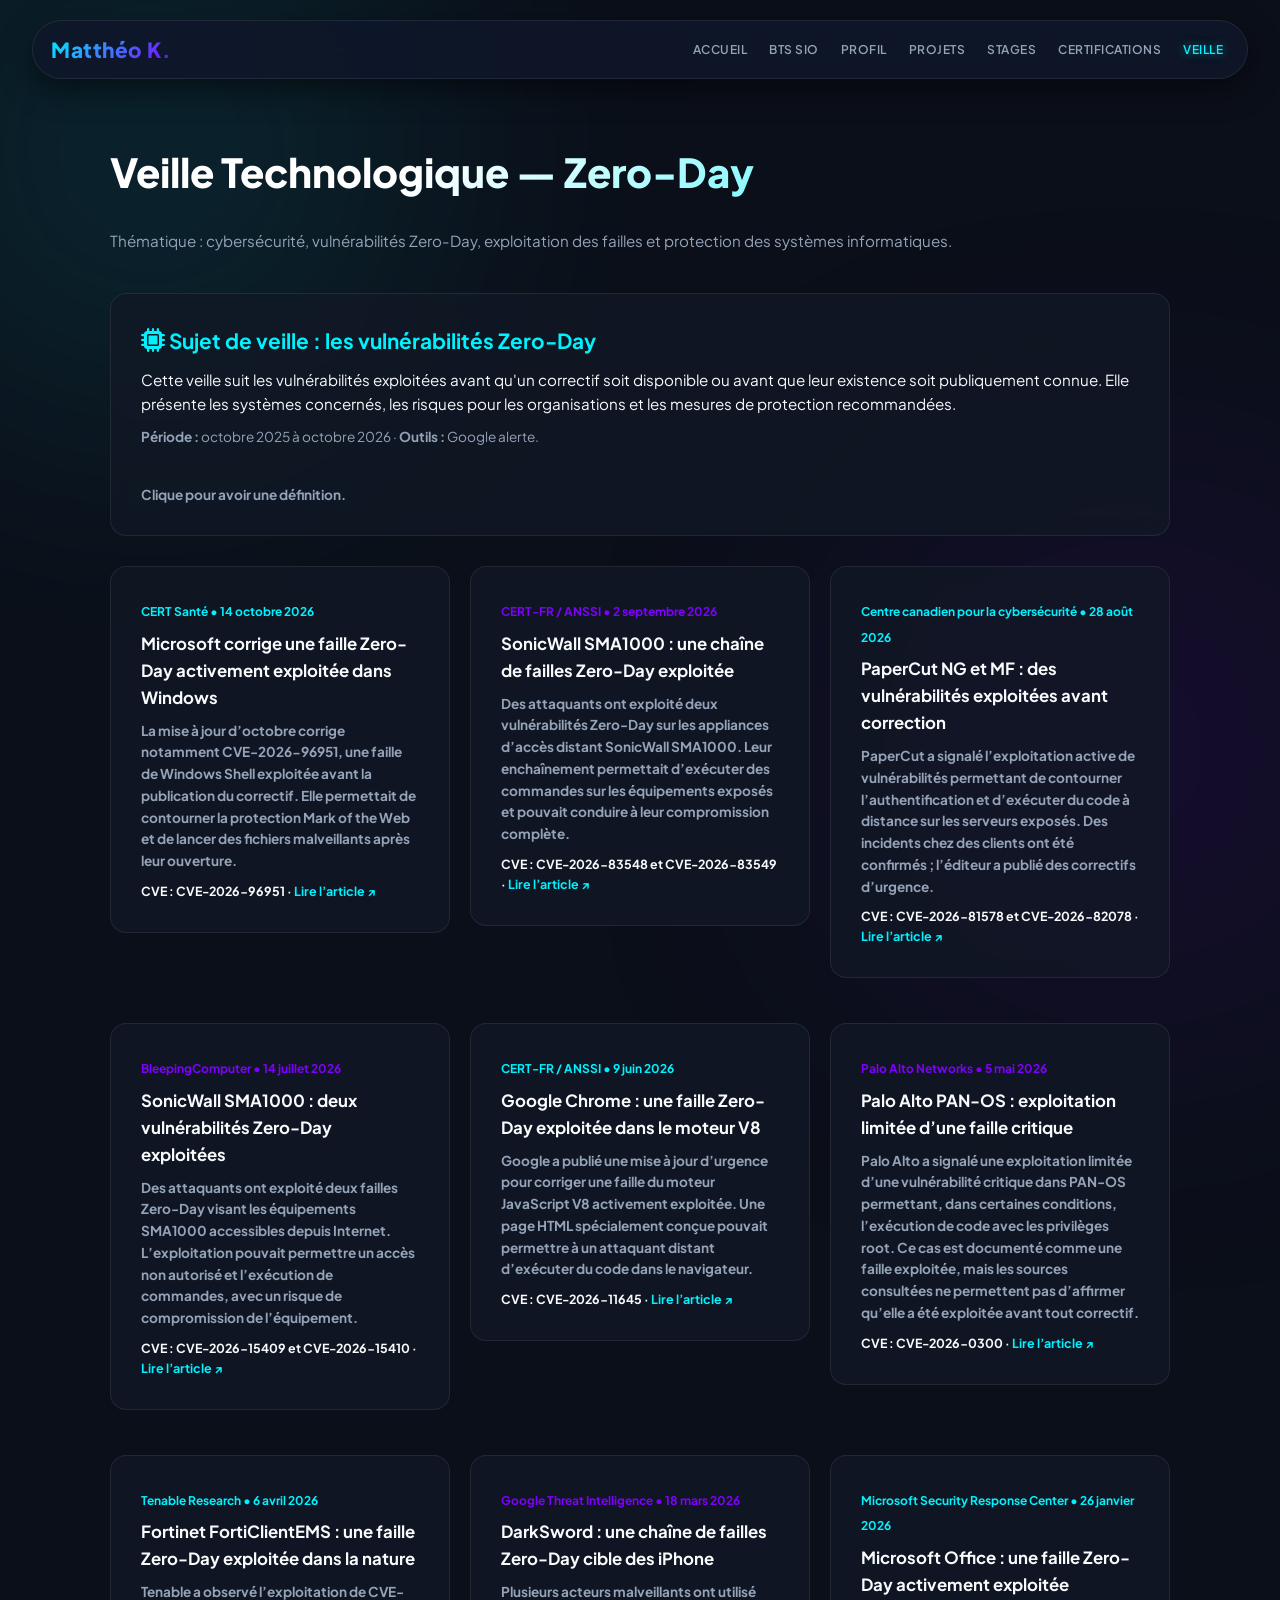
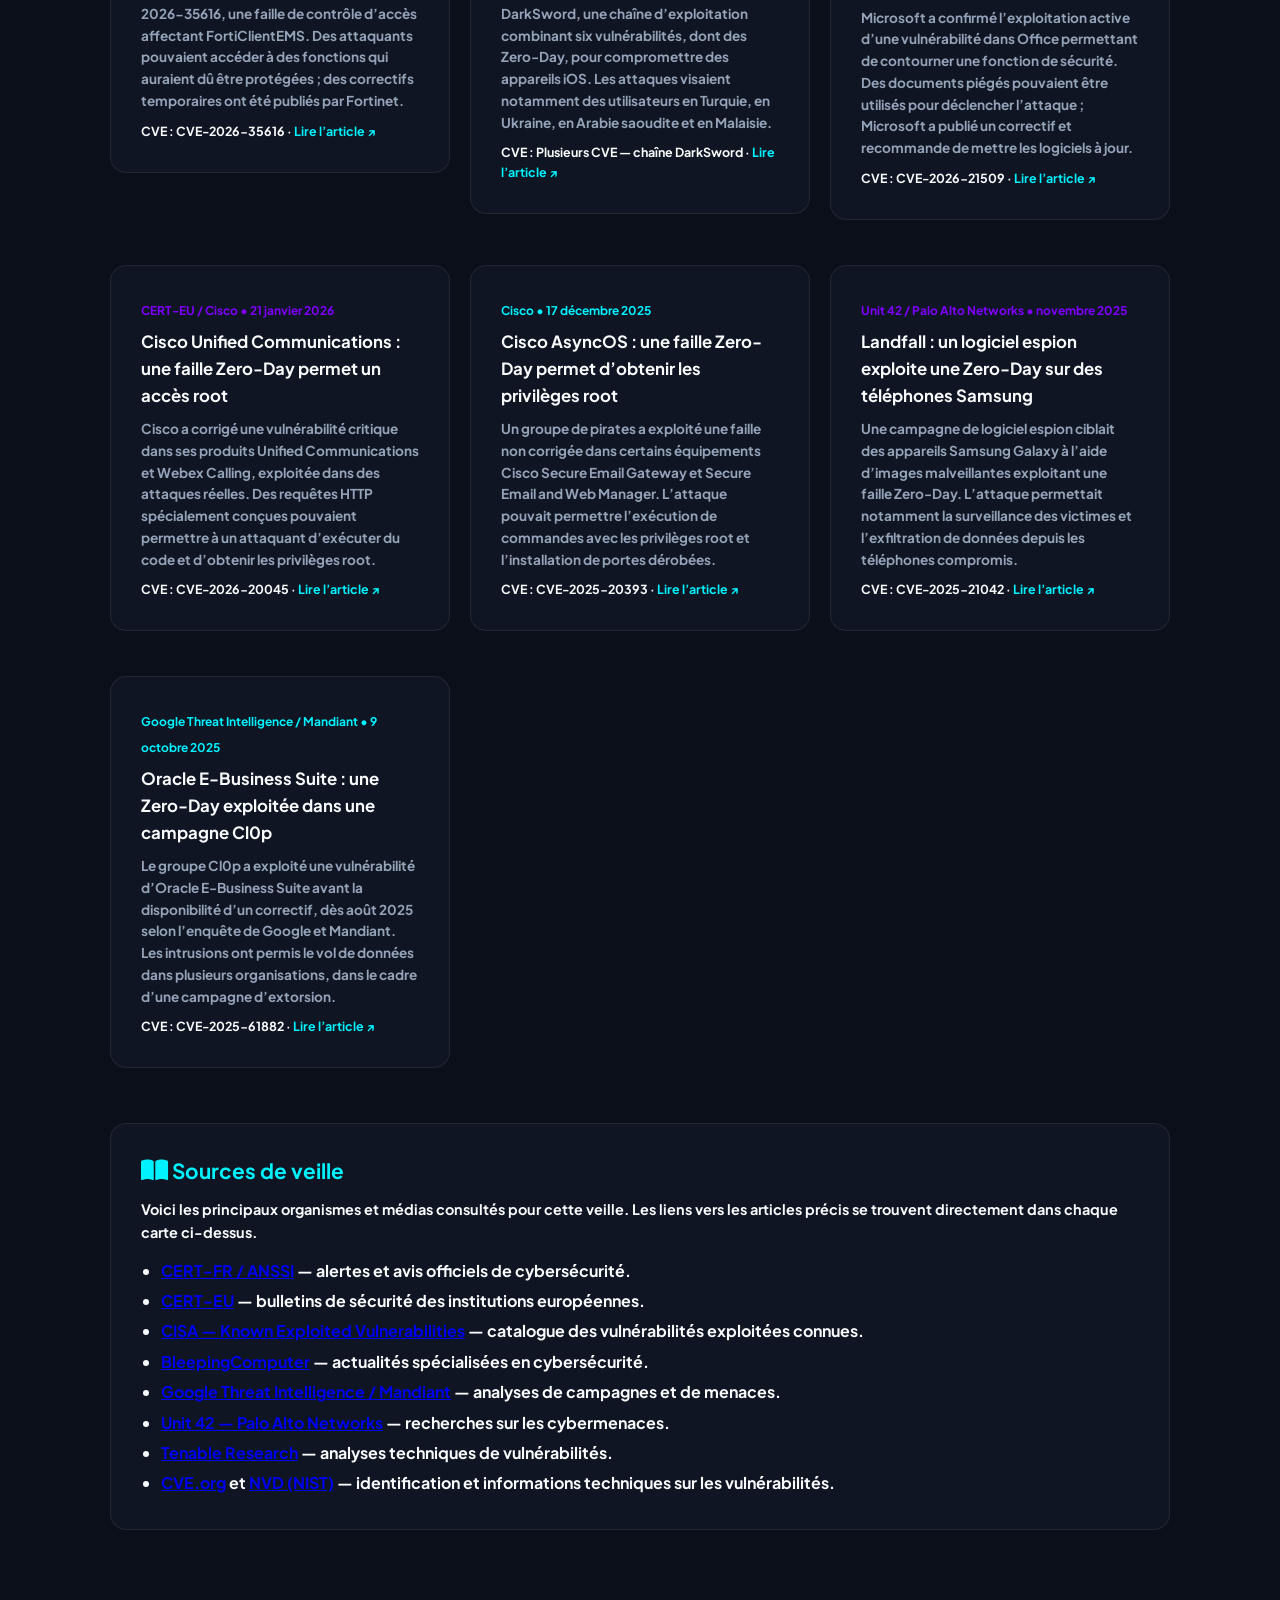
<file: veille.html>
<!DOCTYPE html>
<html lang="fr">
<head>
    <meta charset="UTF-8">
    <meta name="viewport" content="width=device-width, initial-scale=1.0">
    <title>Veille Technologique - Matthéo KESSIE</title>
    <link rel="stylesheet" href="https://cdnjs.cloudflare.com/ajax/libs/font-awesome/6.4.0/css/all.min.css">
    <link href="https://fonts.googleapis.com/css2?family=Plus+Jakarta+Sans:wght@300;400;500;600;700;800&display=swap" rel="stylesheet">
    <link rel="stylesheet" href="style.css">
</head>
<body>
    <header>
        <nav>
            <div class="logo">Matthéo K.</div>
            <ul class="nav-links">
                <li><a href="index.html">Accueil</a></li>
                <li><a href="bts-sio.html">BTS SIO</a></li>
                <li><a href="profil.html">Profil</a></li>
                <li><a href="projets.html">Projets</a></li>
                <li><a href="stages.html">Stages</a></li>
                <li><a href="certifications.html">Certifications</a></li>
                <li><a href="veille.html" class="active">Veille</a></li>
            </ul>
        </nav>
    </header>

    <section id="veille">
        <h2 class="section-title">Veille Technologique — Zero-Day</h2>
        <p class="section-subtitle">Thématique : cybersécurité, vulnérabilités Zero-Day, exploitation des failles et protection des systèmes informatiques.</p>

        
		 <div class="veille">
            <!-- Articles classés du plus récent au plus ancien -->
            <a href="C'est quoi une failles zero-day.pdf" target="_blank" rel="noopener noreferrer" style="text-decoration:none; color:inherit;">
                <div class="card" style="margin-bottom:30px;">
            <h3 class="card-title" style="color:var(--primary-accent); margin-bottom:10px;"><i class="fas fa-microchip card-icon"></i> Sujet de veille : les vulnérabilités Zero-Day</h3>
            <p style="font-size:0.95rem;">Cette veille suit les vulnérabilités exploitées avant qu'un correctif soit disponible ou avant que leur existence soit publiquement connue. Elle présente les systèmes concernés, les risques pour les organisations et les mesures de protection recommandées.</p>
           <p style="font-size:0.85rem; color:var(--text-muted); margin-top:10px;"><strong>Période :</strong> octobre 2025 à octobre 2026 · <strong> Outils :</strong> Google alerte.</p>
</br>          
		<p style="font-size:0.85rem; color:var(--text-muted); margin-top:10px;"><strong>Clique pour avoir une définition.</p>
    
	 
	   </div>
            </a>
		
		
		
		
		
		
		

        <div class="grid-2">
            <!-- Articles classés du plus récent au plus ancien -->
            <a href="https://cyberveille.esante.gouv.fr/alertes/microsoft-cve-2026-96951-2026-10-14" target="_blank" rel="noopener noreferrer" style="text-decoration:none; color:inherit;">
                <div class="card">
                    <span style="font-size:0.75rem; color:var(--primary-accent); font-weight:700;">CERT Santé • 14 octobre 2026</span>
                    <h4 style="font-size:1.05rem; margin:8px 0;">Microsoft corrige une faille Zero-Day activement exploitée dans Windows</h4>
                    <p style="font-size:0.85rem; color:var(--text-muted);">La mise à jour d’octobre corrige notamment CVE-2026-96951, une faille de Windows Shell exploitée avant la publication du correctif. Elle permettait de contourner la protection Mark of the Web et de lancer des fichiers malveillants après leur ouverture.</p>
                    <p style="font-size:0.78rem; margin-top:10px;"><strong>CVE :</strong> CVE-2026-96951 · <span style="color:var(--primary-accent);">Lire l’article ↗</span></p>
                </div>
            </a>

            <a href="https://cert.cyber.gouv.fr/avis/CERTFR-2026-AVI-1103/" target="_blank" rel="noopener noreferrer" style="text-decoration:none; color:inherit;">
                <div class="card">
                    <span style="font-size:0.75rem; color:var(--secondary-accent); font-weight:700;">CERT-FR / ANSSI • 2 septembre 2026</span>
                    <h4 style="font-size:1.05rem; margin:8px 0;">SonicWall SMA1000 : une chaîne de failles Zero-Day exploitée</h4>
                    <p style="font-size:0.85rem; color:var(--text-muted);">Des attaquants ont exploité deux vulnérabilités Zero-Day sur les appliances d’accès distant SonicWall SMA1000. Leur enchaînement permettait d’exécuter des commandes sur les équipements exposés et pouvait conduire à leur compromission complète.</p>
                    <p style="font-size:0.78rem; margin-top:10px;"><strong>CVE :</strong> CVE-2026-83548 et CVE-2026-83549 · <span style="color:var(--primary-accent);">Lire l’article ↗</span></p>
                </div>
            </a>

            <a href="https://www.cyber.gc.ca/en/alerts-advisories/papercut-security-advisory-av26-858" target="_blank" rel="noopener noreferrer" style="text-decoration:none; color:inherit;">
                <div class="card">
                    <span style="font-size:0.75rem; color:var(--primary-accent); font-weight:700;">Centre canadien pour la cybersécurité • 28 août 2026</span>
                    <h4 style="font-size:1.05rem; margin:8px 0;">PaperCut NG et MF : des vulnérabilités exploitées avant correction</h4>
                    <p style="font-size:0.85rem; color:var(--text-muted);">PaperCut a signalé l’exploitation active de vulnérabilités permettant de contourner l’authentification et d’exécuter du code à distance sur les serveurs exposés. Des incidents chez des clients ont été confirmés ; l’éditeur a publié des correctifs d’urgence.</p>
                    <p style="font-size:0.78rem; margin-top:10px;"><strong>CVE :</strong> CVE-2026-81578 et CVE-2026-82078 · <span style="color:var(--primary-accent);">Lire l’article ↗</span></p>
                </div>
            </a>

            <a href="https://www.bleepingcomputer.com/news/security/sonicwall-warns-of-sma1000-flaws-exploited-in-zero-day-attacks-patch-now/" target="_blank" rel="noopener noreferrer" style="text-decoration:none; color:inherit;">
                <div class="card">
                    <span style="font-size:0.75rem; color:var(--secondary-accent); font-weight:700;">BleepingComputer • 14 juillet 2026</span>
                    <h4 style="font-size:1.05rem; margin:8px 0;">SonicWall SMA1000 : deux vulnérabilités Zero-Day exploitées</h4>
                    <p style="font-size:0.85rem; color:var(--text-muted);">Des attaquants ont exploité deux failles Zero-Day visant les équipements SMA1000 accessibles depuis Internet. L’exploitation pouvait permettre un accès non autorisé et l’exécution de commandes, avec un risque de compromission de l’équipement.</p>
                    <p style="font-size:0.78rem; margin-top:10px;"><strong>CVE :</strong> CVE-2026-15409 et CVE-2026-15410 · <span style="color:var(--primary-accent);">Lire l’article ↗</span></p>
                </div>
            </a>

            <a href="https://cert.cyber.gouv.fr/avis/CERTFR-2026-AVI-0708" target="_blank" rel="noopener noreferrer" style="text-decoration:none; color:inherit;">
                <div class="card">
                    <span style="font-size:0.75rem; color:var(--primary-accent); font-weight:700;">CERT-FR / ANSSI • 9 juin 2026</span>
                    <h4 style="font-size:1.05rem; margin:8px 0;">Google Chrome : une faille Zero-Day exploitée dans le moteur V8</h4>
                    <p style="font-size:0.85rem; color:var(--text-muted);">Google a publié une mise à jour d’urgence pour corriger une faille du moteur JavaScript V8 activement exploitée. Une page HTML spécialement conçue pouvait permettre à un attaquant distant d’exécuter du code dans le navigateur.</p>
                    <p style="font-size:0.78rem; margin-top:10px;"><strong>CVE :</strong> CVE-2026-11645 · <span style="color:var(--primary-accent);">Lire l’article ↗</span></p>
                </div>
            </a>

            <a href="https://security.paloaltonetworks.com/CVE-2026-0300" target="_blank" rel="noopener noreferrer" style="text-decoration:none; color:inherit;">
                <div class="card">
                    <span style="font-size:0.75rem; color:var(--secondary-accent); font-weight:700;">Palo Alto Networks • 5 mai 2026</span>
                    <h4 style="font-size:1.05rem; margin:8px 0;">Palo Alto PAN-OS : exploitation limitée d’une faille critique</h4>
                    <p style="font-size:0.85rem; color:var(--text-muted);">Palo Alto a signalé une exploitation limitée d’une vulnérabilité critique dans PAN-OS permettant, dans certaines conditions, l’exécution de code avec les privilèges root. Ce cas est documenté comme une faille exploitée, mais les sources consultées ne permettent pas d’affirmer qu’elle a été exploitée avant tout correctif.</p>
                    <p style="font-size:0.78rem; margin-top:10px;"><strong>CVE :</strong> CVE-2026-0300 · <span style="color:var(--primary-accent);">Lire l’article ↗</span></p>
                </div>
            </a>

            <a href="https://www.tenable.com/blog/cve-2026-35616-fortinet-forticlientems-improper-access-control-vulnerability-exploited-in-the" target="_blank" rel="noopener noreferrer" style="text-decoration:none; color:inherit;">
                <div class="card">
                    <span style="font-size:0.75rem; color:var(--primary-accent); font-weight:700;">Tenable Research • 6 avril 2026</span>
                    <h4 style="font-size:1.05rem; margin:8px 0;">Fortinet FortiClientEMS : une faille Zero-Day exploitée dans la nature</h4>
                    <p style="font-size:0.85rem; color:var(--text-muted);">Tenable a observé l’exploitation de CVE-2026-35616, une faille de contrôle d’accès affectant FortiClientEMS. Des attaquants pouvaient accéder à des fonctions qui auraient dû être protégées ; des correctifs temporaires ont été publiés par Fortinet.</p>
                    <p style="font-size:0.78rem; margin-top:10px;"><strong>CVE :</strong> CVE-2026-35616 · <span style="color:var(--primary-accent);">Lire l’article ↗</span></p>
                </div>
            </a>

            <a href="https://cloud.google.com/blog/topics/threat-intelligence/darksword-ios-exploit-chain" target="_blank" rel="noopener noreferrer" style="text-decoration:none; color:inherit;">
                <div class="card">
                    <span style="font-size:0.75rem; color:var(--secondary-accent); font-weight:700;">Google Threat Intelligence • 18 mars 2026</span>
                    <h4 style="font-size:1.05rem; margin:8px 0;">DarkSword : une chaîne de failles Zero-Day cible des iPhone</h4>
                    <p style="font-size:0.85rem; color:var(--text-muted);">Plusieurs acteurs malveillants ont utilisé DarkSword, une chaîne d’exploitation combinant six vulnérabilités, dont des Zero-Day, pour compromettre des appareils iOS. Les attaques visaient notamment des utilisateurs en Turquie, en Ukraine, en Arabie saoudite et en Malaisie.</p>
                    <p style="font-size:0.78rem; margin-top:10px;"><strong>CVE :</strong> Plusieurs CVE — chaîne DarkSword · <span style="color:var(--primary-accent);">Lire l’article ↗</span></p>
                </div>
            </a>

            <a href="https://msrc.microsoft.com/update-guide/vulnerability/CVE-2026-21509" target="_blank" rel="noopener noreferrer" style="text-decoration:none; color:inherit;">
                <div class="card">
                    <span style="font-size:0.75rem; color:var(--primary-accent); font-weight:700;">Microsoft Security Response Center • 26 janvier 2026</span>
                    <h4 style="font-size:1.05rem; margin:8px 0;">Microsoft Office : une faille Zero-Day activement exploitée</h4>
                    <p style="font-size:0.85rem; color:var(--text-muted);">Microsoft a confirmé l’exploitation active d’une vulnérabilité dans Office permettant de contourner une fonction de sécurité. Des documents piégés pouvaient être utilisés pour déclencher l’attaque ; Microsoft a publié un correctif et recommande de mettre les logiciels à jour.</p>
                    <p style="font-size:0.78rem; margin-top:10px;"><strong>CVE :</strong> CVE-2026-21509 · <span style="color:var(--primary-accent);">Lire l’article ↗</span></p>
                </div>
            </a>

            <a href="https://cert.europa.eu/publications/threat-intelligence/cb26-02/" target="_blank" rel="noopener noreferrer" style="text-decoration:none; color:inherit;">
                <div class="card">
                    <span style="font-size:0.75rem; color:var(--secondary-accent); font-weight:700;">CERT-EU / Cisco • 21 janvier 2026</span>
                    <h4 style="font-size:1.05rem; margin:8px 0;">Cisco Unified Communications : une faille Zero-Day permet un accès root</h4>
                    <p style="font-size:0.85rem; color:var(--text-muted);">Cisco a corrigé une vulnérabilité critique dans ses produits Unified Communications et Webex Calling, exploitée dans des attaques réelles. Des requêtes HTTP spécialement conçues pouvaient permettre à un attaquant d’exécuter du code et d’obtenir les privilèges root.</p>
                    <p style="font-size:0.78rem; margin-top:10px;"><strong>CVE :</strong> CVE-2026-20045 · <span style="color:var(--primary-accent);">Lire l’article ↗</span></p>
                </div>
            </a>

            <a href="https://www.cisco.com/c/en/us/support/docs/csa/cisco-sa-sma-attack-N9bf4.html" target="_blank" rel="noopener noreferrer" style="text-decoration:none; color:inherit;">
                <div class="card">
                    <span style="font-size:0.75rem; color:var(--primary-accent); font-weight:700;">Cisco • 17 décembre 2025</span>
                    <h4 style="font-size:1.05rem; margin:8px 0;">Cisco AsyncOS : une faille Zero-Day permet d’obtenir les privilèges root</h4>
                    <p style="font-size:0.85rem; color:var(--text-muted);">Un groupe de pirates a exploité une faille non corrigée dans certains équipements Cisco Secure Email Gateway et Secure Email and Web Manager. L’attaque pouvait permettre l’exécution de commandes avec les privilèges root et l’installation de portes dérobées.</p>
                    <p style="font-size:0.78rem; margin-top:10px;"><strong>CVE :</strong> CVE-2025-20393 · <span style="color:var(--primary-accent);">Lire l’article ↗</span></p>
                </div>
            </a>

            <a href="https://unit42.paloaltonetworks.com/landfall-is-new-commercial-grade-android-spyware/" target="_blank" rel="noopener noreferrer" style="text-decoration:none; color:inherit;">
                <div class="card">
                    <span style="font-size:0.75rem; color:var(--secondary-accent); font-weight:700;">Unit 42 / Palo Alto Networks • novembre 2025</span>
                    <h4 style="font-size:1.05rem; margin:8px 0;">Landfall : un logiciel espion exploite une Zero-Day sur des téléphones Samsung</h4>
                    <p style="font-size:0.85rem; color:var(--text-muted);">Une campagne de logiciel espion ciblait des appareils Samsung Galaxy à l’aide d’images malveillantes exploitant une faille Zero-Day. L’attaque permettait notamment la surveillance des victimes et l’exfiltration de données depuis les téléphones compromis.</p>
                    <p style="font-size:0.78rem; margin-top:10px;"><strong>CVE :</strong> CVE-2025-21042 · <span style="color:var(--primary-accent);">Lire l’article ↗</span></p>
                </div>
            </a>

            <a href="https://cloud.google.com/blog/topics/threat-intelligence/oracle-ebusiness-suite-zero-day-exploitation" target="_blank" rel="noopener noreferrer" style="text-decoration:none; color:inherit;">
                <div class="card">
                    <span style="font-size:0.75rem; color:var(--primary-accent); font-weight:700;">Google Threat Intelligence / Mandiant • 9 octobre 2025</span>
                    <h4 style="font-size:1.05rem; margin:8px 0;">Oracle E-Business Suite : une Zero-Day exploitée dans une campagne Cl0p</h4>
                    <p style="font-size:0.85rem; color:var(--text-muted);">Le groupe Cl0p a exploité une vulnérabilité d’Oracle E-Business Suite avant la disponibilité d’un correctif, dès août 2025 selon l’enquête de Google et Mandiant. Les intrusions ont permis le vol de données dans plusieurs organisations, dans le cadre d’une campagne d’extorsion.</p>
                    <p style="font-size:0.78rem; margin-top:10px;"><strong>CVE :</strong> CVE-2025-61882 · <span style="color:var(--primary-accent);">Lire l’article ↗</span></p>
                </div>
            </a>
        </div>

        <div class="card" style="margin-top:30px;">
            <h3 class="card-title" style="color:var(--primary-accent); margin-bottom:10px;"><i class="fas fa-book-open card-icon"></i> Sources de veille</h3>
            <p style="font-size:0.9rem;">Voici les principaux organismes et médias consultés pour cette veille. Les liens vers les articles précis se trouvent directement dans chaque carte ci-dessus.</p>
            <ul style="margin:12px 0 0 20px; line-height:1.9;">
                <li><a href="https://www.cert.ssi.gouv.fr/" target="_blank" rel="noopener noreferrer">CERT-FR / ANSSI</a> — alertes et avis officiels de cybersécurité.</li>
                <li><a href="https://cert.europa.eu/" target="_blank" rel="noopener noreferrer">CERT-EU</a> — bulletins de sécurité des institutions européennes.</li>
                <li><a href="https://www.cisa.gov/known-exploited-vulnerabilities-catalog" target="_blank" rel="noopener noreferrer">CISA — Known Exploited Vulnerabilities</a> — catalogue des vulnérabilités exploitées connues.</li>
                <li><a href="https://www.bleepingcomputer.com/" target="_blank" rel="noopener noreferrer">BleepingComputer</a> — actualités spécialisées en cybersécurité.</li>
                <li><a href="https://cloud.google.com/blog/topics/threat-intelligence" target="_blank" rel="noopener noreferrer">Google Threat Intelligence / Mandiant</a> — analyses de campagnes et de menaces.</li>
                <li><a href="https://unit42.paloaltonetworks.com/" target="_blank" rel="noopener noreferrer">Unit 42 — Palo Alto Networks</a> — recherches sur les cybermenaces.</li>
                <li><a href="https://www.tenable.com/blog" target="_blank" rel="noopener noreferrer">Tenable Research</a> — analyses techniques de vulnérabilités.</li>
                <li><a href="https://www.cve.org/" target="_blank" rel="noopener noreferrer">CVE.org</a> et <a href="https://nvd.nist.gov/" target="_blank" rel="noopener noreferrer">NVD (NIST)</a> — identification et informations techniques sur les vulnérabilités.</li>
            </ul>
            
        </div>
    </section>
</body>
</html>
</file>
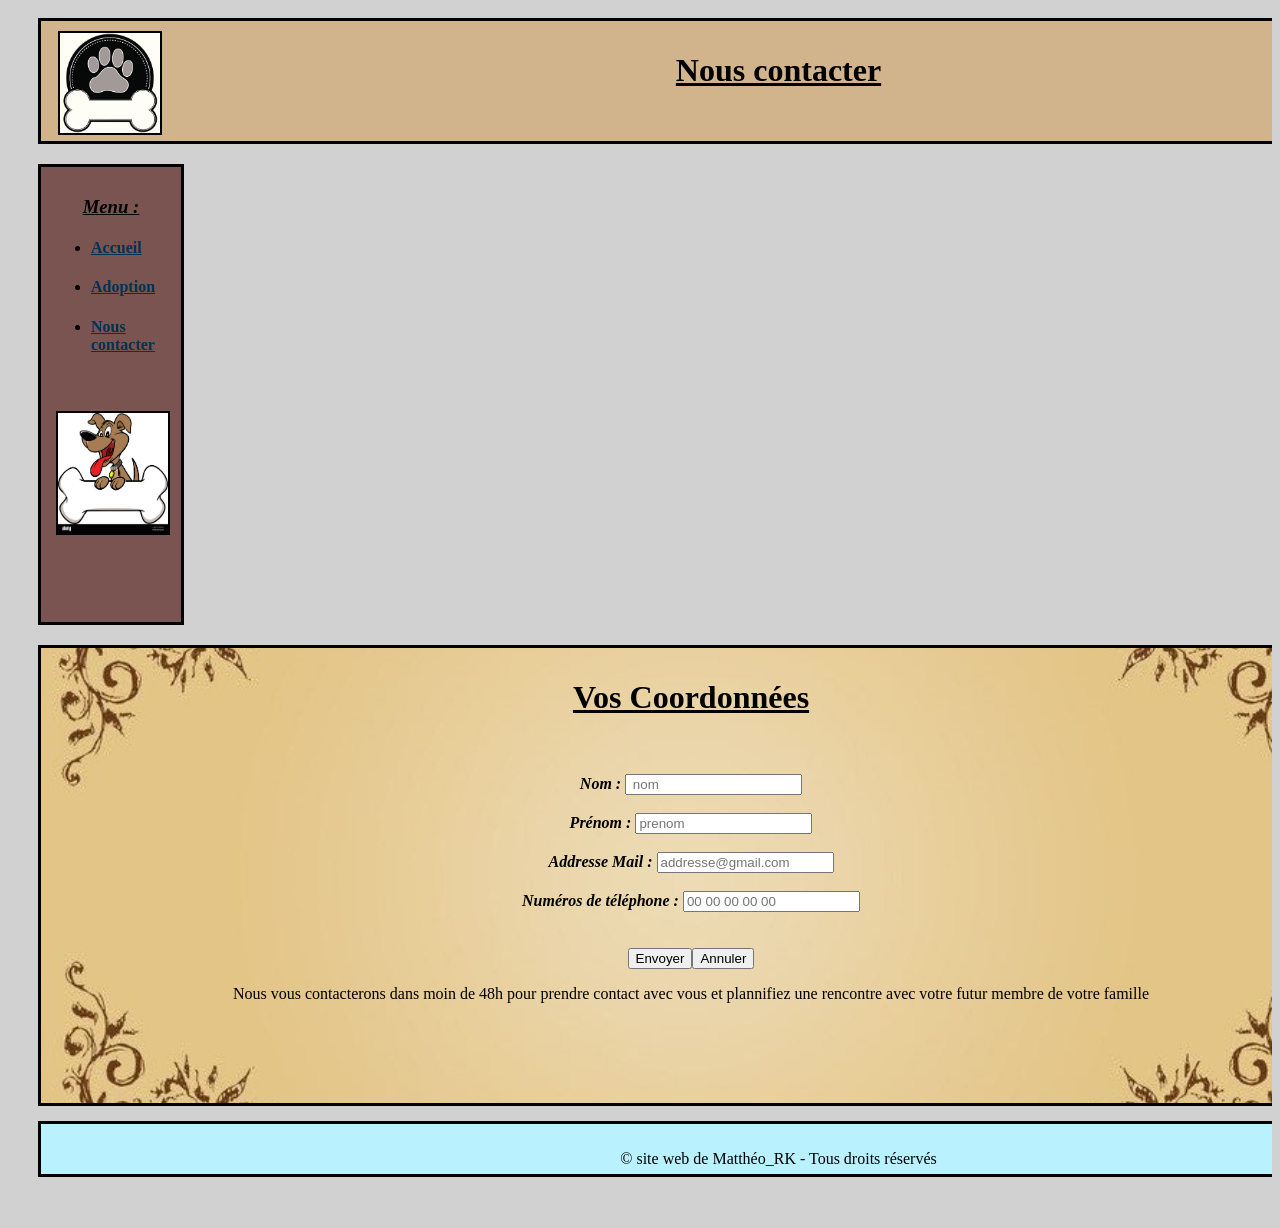
<file: pdf/Projet_mattheo-kessie/contact.html>
<! DOCTYPE html>
<html>

	<title>Dog shop - Contact </title>


	<head> <!-- lien html -->
      <link rel="StyleSheet"
       titre = "Default"     
       href="style.css"  
       type= "text/css">
        
	</head>


<body bgcolor=#D1D1D1> <!-- couleur fond -->

<div class="conteneur">

  <div class="header">
  <h1><b><u> Nous contacter </h1></b></u>
    
   <img src="images/logo_top.jpg" alt="chien " height=100 width= "100" border = "2" class="logo">
   
   <img src="images/balle_top.jpg" alt="chien " height=120 width= "130" border = "2" class="balle">
 
   
  </div> 
 
  
		   <div class="menu">
			<h3><i><b><u>Menu :</b></i></u> </h3> 
			
			
					<ul>
		  <li> 	<h4><b> <a href="index.html">Accueil </a>		</b></h4>	</li> 
		  <li>	<h4><b> <a href="page1.html">Adoption</a>		</b></h4> 	</li> 
		  <li> 	<h4><b> <a href="contact.html">Nous contacter</a>	</b></h4>	</li> 
		 
					</ul>
			

		   <br> <br>
		   
		   
		   <img src="images/chien_header.jpg" alt="chien " height=120 width= "110" border = "2" class="chien_os">
		  
		  </div> 
  
  
  
  <div class="centre_contact"  style="text-align: center; ">
  
	<h1><u>Vos Coordonnées </u></h1>
	<br/><br/>
	
		<form>
		<b><i>Nom : </b> </i>
	   <input type ="text" name=" nom"placeholder=" nom "/>
	   <br/>  <br/>
	    
	 <b><i>  Prénom : </b></i>
	     
		 <input type ="text" name=" prenom" placeholder="prenom "/>
	   <br/>  <br/>
	 
	   <b><i>Addresse Mail : </b></i>
	   <input type ="text" name=" mail " placeholder="addresse@gmail.com " /><br/>
	   <br/>
		 <b><i>Numéros de téléphone : </b></i>
	   <input type ="text" name=" mail " placeholder="00 00 00 00 00 " /><br/>
	   <br/> <br/>
  <INPUT TYPE=SUBMIT VALUE="Envoyer"><INPUT TYPE=RESET VALUE="Annuler">
	<p > Nous vous contacterons dans moin de 48h pour prendre contact avec vous et plannifiez une rencontre avec votre futur membre de votre famille </p>
  </div> 
    
	
	
  <div class="fotter">
  
  <p> © site web de Matthéo_RK - Tous droits réservés</p>
        <img src="images/gamel_fotter.jpg" alt="chien " height=48 width= "60" border = "2" class="gamel">
  </div> 
  
 
</div>
</body>

</html>
</file>
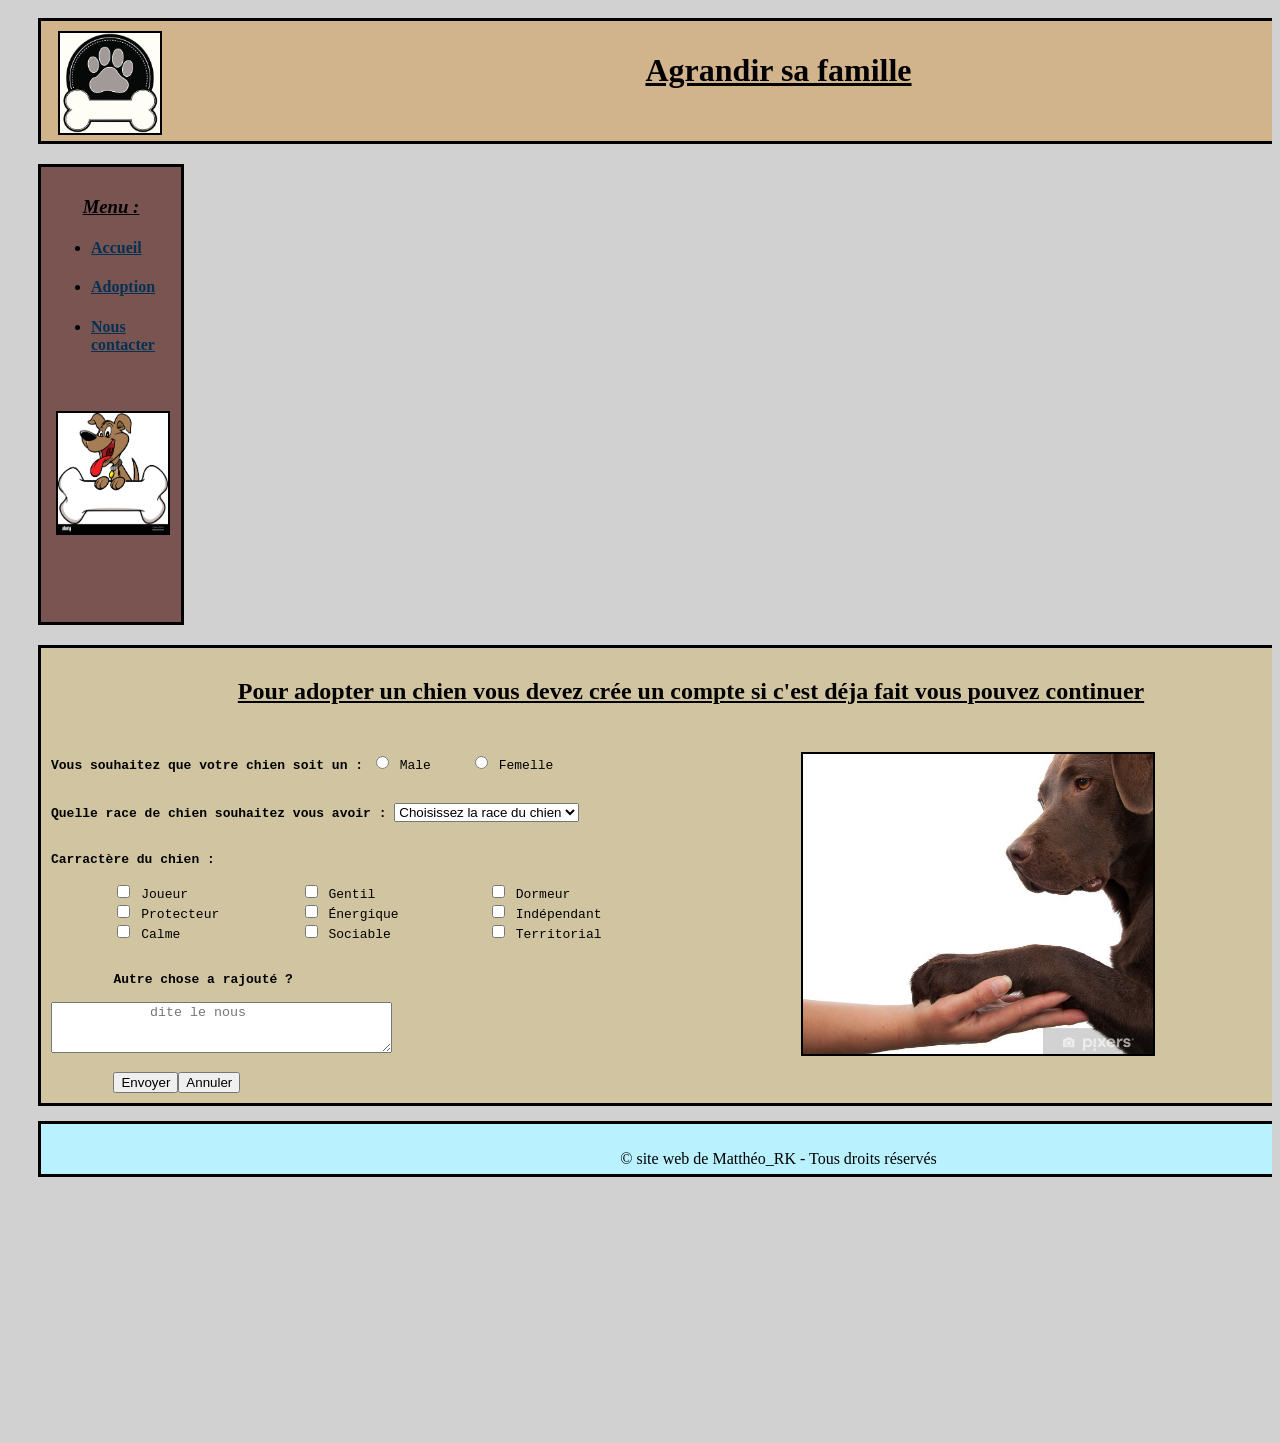
<file: pdf/Projet_mattheo-kessie/page1.html>
<! DOCTYPE html>
<html>

	<title>Dog shop - Adoption </title>


	<head> <!-- lien html -->
      <link rel="StyleSheet"
       titre = "Default"     
       href="style.css"  
       type= "text/css">
        
	</head>


<body bgcolor=#D1D1D1> <!-- couleur fond -->

<div class="conteneur">

  <div class="header">
  <h1><b><u> Agrandir sa famille </h1></b></u>
    
   <img src="images/logo_top.jpg" alt="chien " height=100 width= "100" border = "2" class="logo">
   
   <img src="images/balle_top.jpg" alt="chien " height=120 width= "130" border = "2" class="balle">
 
   
  </div> 
 
  
		   <div class="menu">
			<h3><i><b><u>Menu :</b></i></u> </h3> 
			
			
					<ul>
		  <li> 	<h4><b> <a href="index.html">Accueil </a>		</b></h4>	</li> 
		  <li>	<h4><b> <a href="page1.html">Adoption</a>		</b></h4> 	</li> 
		  <li> 	<h4><b> <a href="contact.html">Nous contacter</a>	</b></h4>	</li> 
		  
					</ul>
			

		   <br> <br>
		   
		   
		   <img src="images/chien_header.jpg" alt="chien " height=120 width= "110" border = "2" class="chien_os">
		  
		  </div> 
  
  
  
  <div class="centre_adoption">
   
  <h2 style="text-align: center;"><u>Pour adopter un chien vous devez crée un compte si c'est déja fait vous pouvez continuer</u></h2>
   <form>
		<pre>
		<p><b>Vous souhaitez que votre chien soit un :</b> <INPUT TYPE=RADIO NAME=SECTEUR1 VALUE="male" > Male     <INPUT TYPE=RADIO NAME=SECTEUR1 VALUE="femelle" > Femelle 
		
		
<b>Quelle race de chien souhaitez vous avoir : </b><select name ="pays" size="1">       
<option value="1" selected="selected">Choisissez la race du chien</option>
<option value="2" >Akita Inu</option>
<option value="3" >Berger Allemend </option>
<option value="4" >Bouledogue</option>
<option value="5" >Boxer</option>
<option value="6" >Chihuahua</option>
<option value="7" >Cocker Anglais</option>
<option value="8" >Dalmatien</option>
<option value="9" >Doberman</option>
<option value="10" >Golden Retriever</option>
<option value="11" >Husky </option>
<option value="12" >Jack Russell Terrier</option>
<option value="13" >Labrador</option>
<option value="14" >Rottweiler</option>
<option value="15" >Shih Tzu</option>									  
									   </select>
									  
						
<b>Carractère du chien :</b> <br>
        <input type="checkbox" name="Caractère[]"value="Joueur"> Joueur		<input type="checkbox" name="Caractère[]" value="Gentil"> Gentil		<input type="checkbox" name="Caractère[]" value="Dormeur"> Dormeur
        <input type="checkbox" name="Caractère[]"value="Protecteur"> Protecteur		<input type="checkbox" name="Caractère[]" value="Énergique"> Énergique		<input type="checkbox" name="Caractère[]" value="Indépendant"> Indépendant
        <input type="checkbox" name="Caractère[]" value="Calme"> Calme		<input type="checkbox" name="Caractère[]" value="Sociable"> Sociable		<input type="checkbox" name="Caractère[]" value="Territorial"> Territorial		
		
		
	<b>Autre chose a rajouté ?</b> 			
					   <br/><TEXTAREA NAME=COM1 ROWS=3 COLS=40 placeholder="            dite le nous "></TEXTAREA> 	
					   
	<INPUT TYPE=SUBMIT VALUE="Envoyer"><INPUT TYPE=RESET VALUE="Annuler">					   
</p>
 </pre>
</form>
		
		
 
 
	<img src="images/main-chien_centre.jpg" alt="chien " height=300 width= "350" border = "2" class="main_chien">	
  </div> 
    
	
	
  <div class="fotter">
  
  <p> © site web de Matthéo_RK - Tous droits réservés</p>
        <img src="images/gamel_fotter.jpg" alt="chien " height=48 width= "60" border = "2" class="gamel">
  </div> 
  
 
</div>
</body>

</html>
</file>
<file: style.css>
/* =========================================================
   VARIABLES
========================================================= */

:root {
    --bg-color: #0b0f19;
    --card-bg: rgba(18, 24, 38, 0.75);
    --card-border: rgba(255, 255, 255, 0.08);

    --primary-accent: #00f2fe;
    --secondary-accent: #7f00ff;

    --text-main: #f8fafc;
    --text-muted: #94a3b8;

    --badge-bg: #ffffff;
    --badge-text: #1e293b;

    --neon-glow: 0 0 20px rgba(0, 242, 254, 0.35);
}


/* =========================================================
   RESET
========================================================= */

* {
    margin: 0;
    padding: 0;
    box-sizing: border-box;
    font-family: 'Plus Jakarta Sans', sans-serif;
    scroll-behavior: smooth;
}


/* =========================================================
   BODY
========================================================= */

body {
    background-color: var(--bg-color);
    color: var(--text-main);
    line-height: 1.6;
    overflow-x: hidden;
    position: relative;
}

/* =========================================================
   FENÊTRE CV (sans JS : ouverte avec :target)
========================================================= */

.cv-modal {
    display: none;
    position: fixed;
    inset: 0;
    z-index: 2000;
    justify-content: center;
    align-items: center;
    padding: 20px;
    background: rgba(5, 8, 15, 0.85);
    backdrop-filter: blur(14px);
}

.cv-modal:target {
    display: flex;
    animation: fadeIn 0.25s ease-out;
}

/* Zone cliquable derrière la fenêtre pour la fermer */
.cv-modal-backdrop {
    position: absolute;
    inset: 0;
    cursor: default;
}

.cv-modal-box {
    position: relative;
    z-index: 1;
    display: flex;
    flex-direction: column;
    gap: 15px;
    width: 100%;
    max-width: 1000px;
    height: 90vh;
    padding: 28px;
    background: #0f172a;
    border: 1px solid rgba(0, 242, 254, 0.3);
    border-radius: 20px;
    box-shadow:
        0 25px 50px -12px rgba(0, 0, 0, 0.7),
        0 0 30px rgba(0, 242, 254, 0.15);
}

.cv-modal-box h2 {
    font-size: 1.2rem;
    padding-right: 45px;
    color: var(--primary-accent);
}

.cv-modal-pdf {
    flex: 1;
    width: 100%;
    min-height: 0;
    border: none;
    border-radius: 10px;
    background: #fff;
}

.cv-modal-fallback {
    display: flex;
    align-items: center;
    justify-content: center;
    height: 100%;
    padding: 20px;
    text-align: center;
    color: #1e293b;
}

.cv-modal-actions {
    display: flex;
    gap: 12px;
    flex-wrap: wrap;
}

.cv-modal-close {
    position: absolute;
    top: 20px;
    right: 20px;
    width: 32px;
    height: 32px;
    display: flex;
    align-items: center;
    justify-content: center;
    background: rgba(255, 255, 255, 0.05);
    border-radius: 50%;
    font-size: 1.4rem;
    line-height: 1;
    text-decoration: none;
    color: var(--text-muted);
    transition: all 0.2s;
}

.cv-modal-close:hover {
    background: rgba(255, 255, 255, 0.15);
    color: #fff;
}

/* Bloque le défilement de la page derrière la fenêtre */
body:has(.cv-modal:target) {
    overflow: hidden;
}




/* =========================================================
   BACKGROUND EFFECTS
========================================================= */

body::before,
body::after {
    content: '';
    position: fixed;
    width: 500px;
    height: 500px;
    border-radius: 50%;
    filter: blur(140px);
    z-index: -1;
    pointer-events: none;
}

body::before {
    background: rgba(0, 242, 254, 0.12);
    top: -100px;
    left: -100px;
}

body::after {
    background: rgba(127, 0, 255, 0.12);
    bottom: -100px;
    right: -100px;
}


/* =========================================================
   HEADER
========================================================= */

header {
    position: fixed;
    top: 20px;
    left: 50%;
    transform: translateX(-50%);
    width: 95%;
    max-width: 1400px;
    z-index: 1000;
}


/* =========================================================
   NAVIGATION
========================================================= */

nav {
    background: rgba(15, 23, 42, 0.85);
    backdrop-filter: blur(16px);
    border: 1px solid var(--card-border);
    padding: 12px 18px;
    border-radius: 40px;
    display: flex;
    justify-content: space-between;
    align-items: center;
    box-shadow: 0 10px 30px rgba(0, 0, 0, 0.5);
}

.logo {
    font-size: 1.3rem;
    font-weight: 800;
    background: linear-gradient(135deg, var(--primary-accent), var(--secondary-accent));
    -webkit-background-clip: text;
    background-clip: text;
    -webkit-text-fill-color: transparent;
    letter-spacing: 0.5px;
    white-space: nowrap;
    text-decoration: none;
}

.nav-links {
    display: flex;
    gap: 10px;
    list-style: none;
    align-items: center;
    flex-wrap: nowrap;
}

.nav-links li {
    list-style: none;
}

.nav-links a {
    color: var(--text-muted);
    text-decoration: none;
    font-size: 0.75rem;
    font-weight: 600;
    text-transform: uppercase;
    letter-spacing: 0.5px;
    transition: all 0.3s ease;
    padding: 5px 6px;
    white-space: nowrap;
    display: block;
}

.nav-links a:hover,
.nav-links a.active {
    color: var(--primary-accent);
    text-shadow: 0 0 10px rgba(0, 242, 254, 0.5);
}


/* =========================================================
   SECTIONS
========================================================= */

section {
    min-height: 100vh;
    padding: 140px 20px 80px;
    max-width: 1100px;
    margin: 0 auto;
}


/* =========================================================
   TITRES DE SECTIONS
========================================================= */

.section-title {
    font-size: 2.5rem;
    font-weight: 800;
    margin-bottom: 25px;
    background: linear-gradient(135deg, #fff 30%, var(--primary-accent));
    -webkit-background-clip: text;
    background-clip: text;
    -webkit-text-fill-color: transparent;
}

.section-subtitle {
    color: var(--text-muted);
    margin-bottom: 40px;
    font-size: 0.95rem;
}


/* =========================================================
   HERO / ACCUEIL
========================================================= */

#accueil {
    display: flex;
    flex-direction: column;
    justify-content: center;
    align-items: center;
    text-align: center;
}

.hero-title {
    font-size: 3.8rem;
    font-weight: 800;
    margin-bottom: 10px;
    background: linear-gradient(135deg, #ffffff, var(--primary-accent), var(--secondary-accent));
    -webkit-background-clip: text;
    background-clip: text;
    -webkit-text-fill-color: transparent;
}

.hero-subtitle {
    font-size: 1.4rem;
    color: var(--text-muted);
    margin-bottom: 25px;
    font-weight: 500;
}

.hero-quote {
    max-width: 700px;
    font-style: italic;
    color: #cbd5e1;
    font-size: 1.05rem;
    margin-bottom: 40px;
    line-height: 1.8;
    border-left: 2px solid var(--primary-accent);
    padding-left: 20px;
    text-align: left;
}


/* =========================================================
   BOUTONS
========================================================= */

.hero-buttons {
    display: flex;
    gap: 20px;
    flex-wrap: wrap;
    justify-content: center;
}

.btn {
    padding: 12px 28px;
    border-radius: 30px;
    font-weight: 600;
    text-decoration: none;
    cursor: pointer;
    transition: all 0.3s ease;
    display: inline-flex;
    align-items: center;
    gap: 10px;
    font-size: 0.9rem;
    border: none;
}

.btn-primary {
    background: linear-gradient(135deg, var(--primary-accent), var(--secondary-accent));
    color: #fff;
    box-shadow: var(--neon-glow);
}

.btn-primary:hover {
    transform: translateY(-3px);
    box-shadow: 0 0 30px rgba(0, 242, 254, 0.6);
}

.btn-outline {
    background: rgba(255, 255, 255, 0.05);
    color: #fff;
    border: 1px solid var(--card-border);
}

.btn-outline:hover {
    border-color: var(--primary-accent);
    color: var(--primary-accent);
    transform: translateY(-3px);
}


/* =========================================================
   CARTES
========================================================= */

.card {
    background: var(--card-bg);
    border: 1px solid var(--card-border);
    border-radius: 16px;
    padding: 30px;
    margin-bottom: 25px;
    backdrop-filter: blur(10px);
    transition: all 0.3s ease;
}

.card:hover {
    border-color: rgba(0, 242, 254, 0.3);
    transform: translateY(-2px);
    box-shadow: 0 10px 30px rgba(0, 0, 0, 0.3);
}

.card-header {
    display: flex;
    align-items: center;
    gap: 15px;
    margin-bottom: 15px;
}

.card-icon {
    font-size: 1.5rem;
    color: var(--primary-accent);
}

.card-title {
    font-size: 1.3rem;
    font-weight: 700;
}


/* =========================================================
   GRID
========================================================= */

.grid-2 {
    display: grid;
    grid-template-columns: repeat(auto-fit, minmax(320px, 1fr));
    gap: 20px;
}


/* =========================================================
   ONGLETS (sans JS : boutons radio cachés + labels)
========================================================= */

.tabs {
    position: relative;
}

/* Les boutons radio restent dans la page mais invisibles */
.tab-radio {
    position: absolute;
    opacity: 0;
    width: 0;
    height: 0;
    pointer-events: none;
}

.tab-menu {
    display: flex;
    gap: 12px;
    margin-bottom: 25px;
    border-bottom: 1px solid var(--card-border);
    padding-bottom: 15px;
    flex-wrap: wrap;
}

.tab-btn {
    background: rgba(255, 255, 255, 0.03);
    border: 1px solid var(--card-border);
    color: var(--text-muted);
    padding: 10px 20px;
    border-radius: 12px;
    font-weight: 600;
    font-size: 0.88rem;
    cursor: pointer;
    transition: all 0.3s ease;
    user-select: none;
}

/* Survol + onglet sélectionné */
.tab-btn:hover,
#radio-s1:checked ~ .tab-menu label[for="radio-s1"],
#radio-s2:checked ~ .tab-menu label[for="radio-s2"],
#radio-a2:checked ~ .tab-menu label[for="radio-a2"] {
    background: linear-gradient(135deg, rgba(0, 242, 254, 0.15), rgba(127, 0, 255, 0.15));
    border-color: var(--primary-accent);
    color: #fff;
    box-shadow: 0 0 15px rgba(0, 242, 254, 0.2);
}

/* Navigation au clavier */
#radio-s1:focus-visible ~ .tab-menu label[for="radio-s1"],
#radio-s2:focus-visible ~ .tab-menu label[for="radio-s2"],
#radio-a2:focus-visible ~ .tab-menu label[for="radio-a2"] {
    outline: 2px solid var(--primary-accent);
    outline-offset: 2px;
}

/* Tous les contenus sont cachés par défaut */
.tab-content {
    display: none;
    animation: fadeIn 0.35s ease-out;
}

/* Seul le contenu de l'onglet sélectionné est affiché */
#radio-s1:checked ~ #tab-s1,
#radio-s2:checked ~ #tab-s2,
#radio-a2:checked ~ #tab-a2 {
    display: block;
}


/* =========================================================
   ANIMATION
========================================================= */

@keyframes fadeIn {
    from {
        opacity: 0;
        transform: translateY(8px);
    }
    to {
        opacity: 1;
        transform: translateY(0);
    }
}


/* =========================================================
   COMPETENCES
========================================================= */

.skills-group {
    margin-bottom: 28px;
}

.skills-group:last-child {
    margin-bottom: 0;
}

.skills-group-title {
    font-size: 0.82rem;
    font-weight: 800;
    color: #94a3b8;
    text-transform: uppercase;
    letter-spacing: 1.2px;
    margin-bottom: 14px;
}

.skills-badge-list {
    display: flex;
    flex-wrap: wrap;
    gap: 12px;
}

.skill-badge {
    background: var(--badge-bg);
    color: var(--badge-text);
    padding: 9px 20px;
    border-radius: 8px;
    font-size: 0.92rem;
    font-weight: 600;
    box-shadow: 0 4px 12px rgba(0, 0, 0, 0.25);
    cursor: default;
    transition: all 0.25s cubic-bezier(0.4, 0, 0.2, 1);
    user-select: none;
    display: inline-block;
}

.skil
</file>
<file: pdf/Projet_mattheo-kessie/style.css>
/* Changer la couleur  */
/* ajouter une image dans herder et centre */
html, body {
  overflow: hidden;
}

.header{
float:center;
width:1455px;  /*good mais faut mettre la meme taille pour les autres page ?? */

height:100px;
padding:10px;
background-color:#D2B48C; 
border:3px solid black;
margin-left:30px;
margin-top:10px;
text-align: center;
	}
	.logo{
		position: relative;
		top: -100px;
		left: -600px;
	}
	.balle{
		position: relative;
		top: -92px;
		right: -619px;
	}



	.menu{
margin-top:20px;
margin-left:30px;
float:left;
width:120px;
height:435px;/*pareil*/
padding:10px;
background-color:#7A5450;   
border:3px solid black;
text-align: left; 
	}
	.menu h3{
	text-align: center; 

	}
		a{
		color: #033154; /* couleur du lien*/
		}
			a:hover {
			color: FF1900;
			text-decoration: underline; /* Ajoute un effet au survol */
			}

				.chien_os{     /* chien du menu */
				position: relative;
				top: 0px;     /* hauteur de l'iamge  */
				left: 5px; 
				}
		
		
		
		
		
	.centre {
 margin-top: 20px;
 margin-left: 30px;
 float: left;
 width: 1280px;             /* largeur */
 height: 435px; 			 /* hauteur */
 padding: 10px;  
 background-color: #877B7B;
 border: 3px solid black;
 text-align: left;      
              
}	
	.chien_pA{      /*chien page d'accueil*/
				position: relative;
				top: -125px;     /* hauteur de l'iamge  */
				right: 15px; 
				}
				
	.centre_adoption {
 margin-top: 20px;
 margin-left: 30px;
 float: left;
 width: 1280px;             /* largeur */
 height: 435px; 			 /* hauteur */
 padding: 10px;  
 background-color: #D1C5A1;
 border: 3px solid black;
 text-align: left; 			
	}
	
	.main_chien{      /*chien page d'accueil*/
				position: relative;
				top: -400px;     /* hauteur de l'iamge  */
				right: -750px; 
				}
				
.centre_contact {
 margin-top: 20px;
 margin-left: 30px;
 float: left;
 width: 1280px;             /* largeur */
 height: 435px; 			 /* hauteur */
 padding: 10px;  
 background-image: url("images/fond_lettre.jpg");
 background-size: cover;            /* l’image s’adapte à l’écran */
 background-position: center;       /* centrée */
 background-repeat: no-repeat; 
 border: 3px solid black;
 text-align: left;      				
}
				


		.fotter {
margin-top:15px;
margin-left:30px;
float:left;
width:1455px;
height:30px;
padding:10px ;
background-color:#BAF1FF;
border:3px solid black;
text-align: center; 
	}
	.gamel{     /* gamel foter */
				position: relative;
				top: -60px;     /* hauteur de l'iamge  */
				left: 650px; 
				}
</file>
